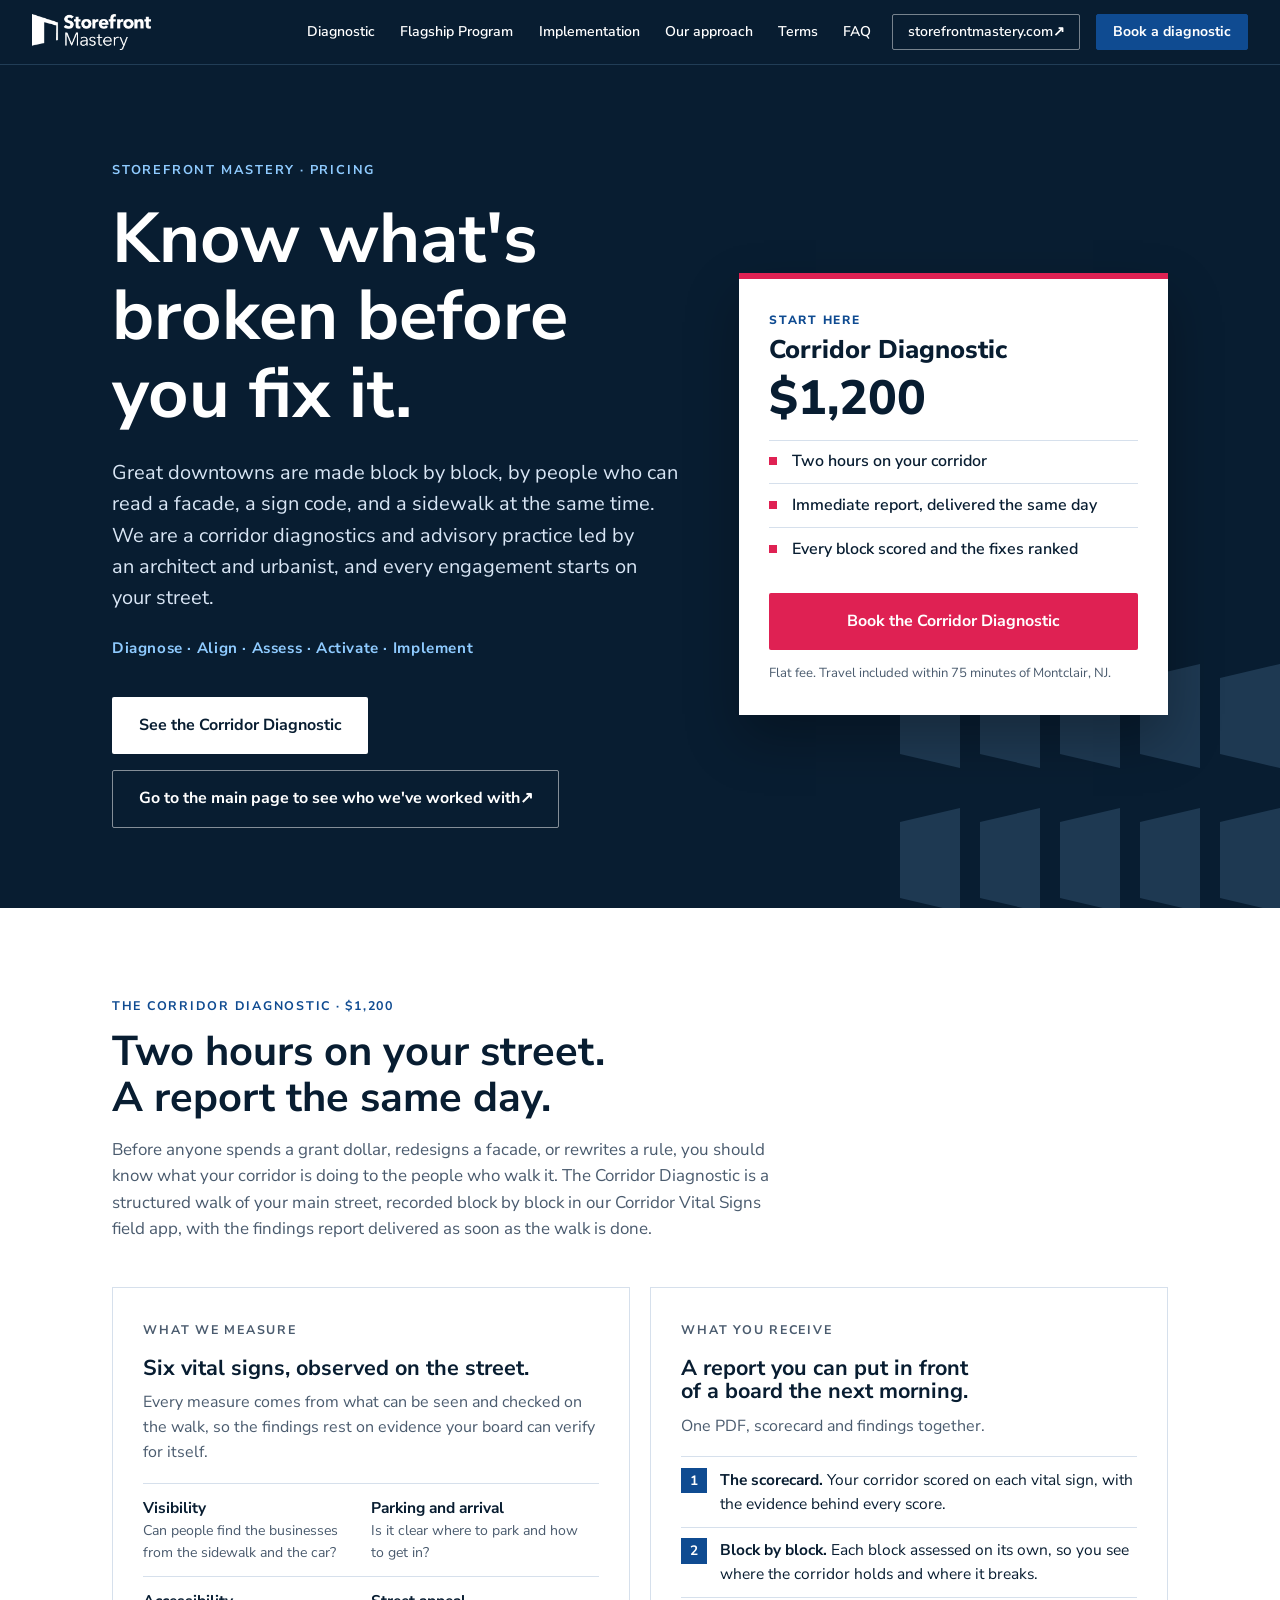
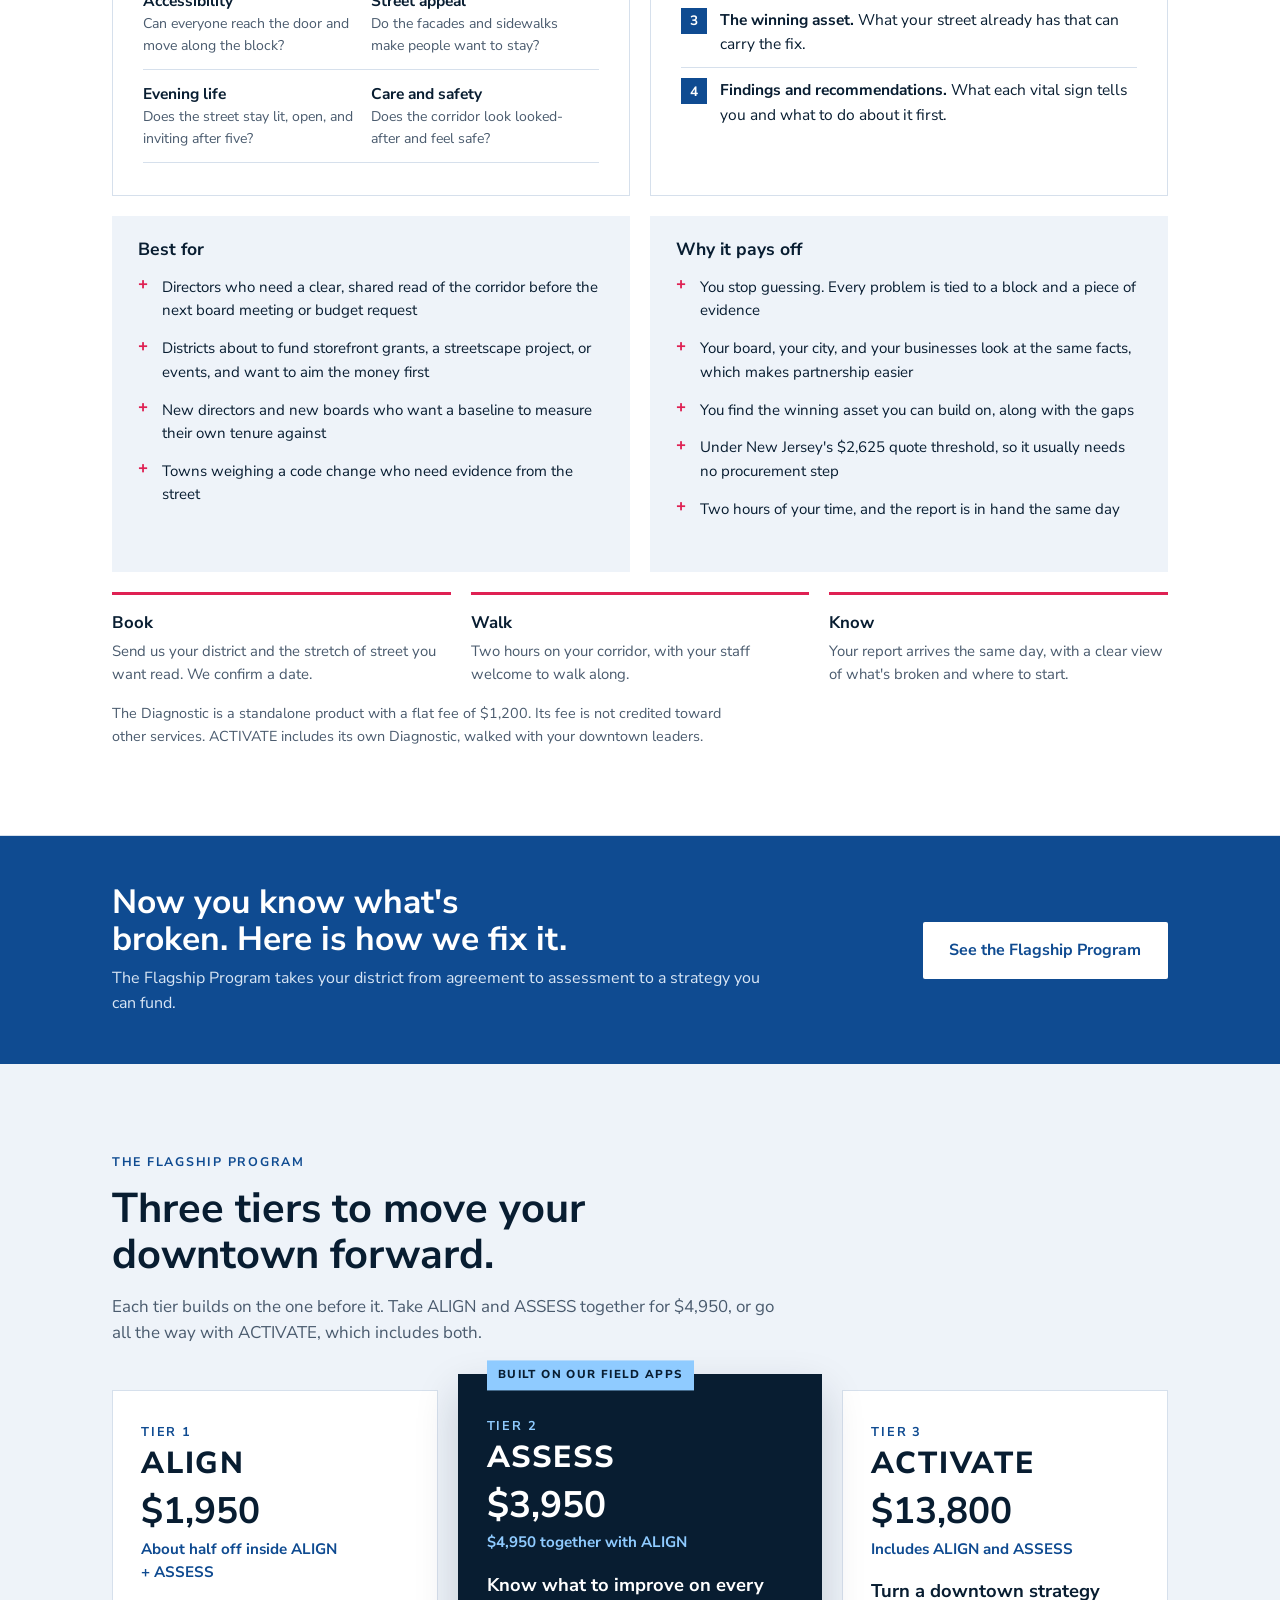
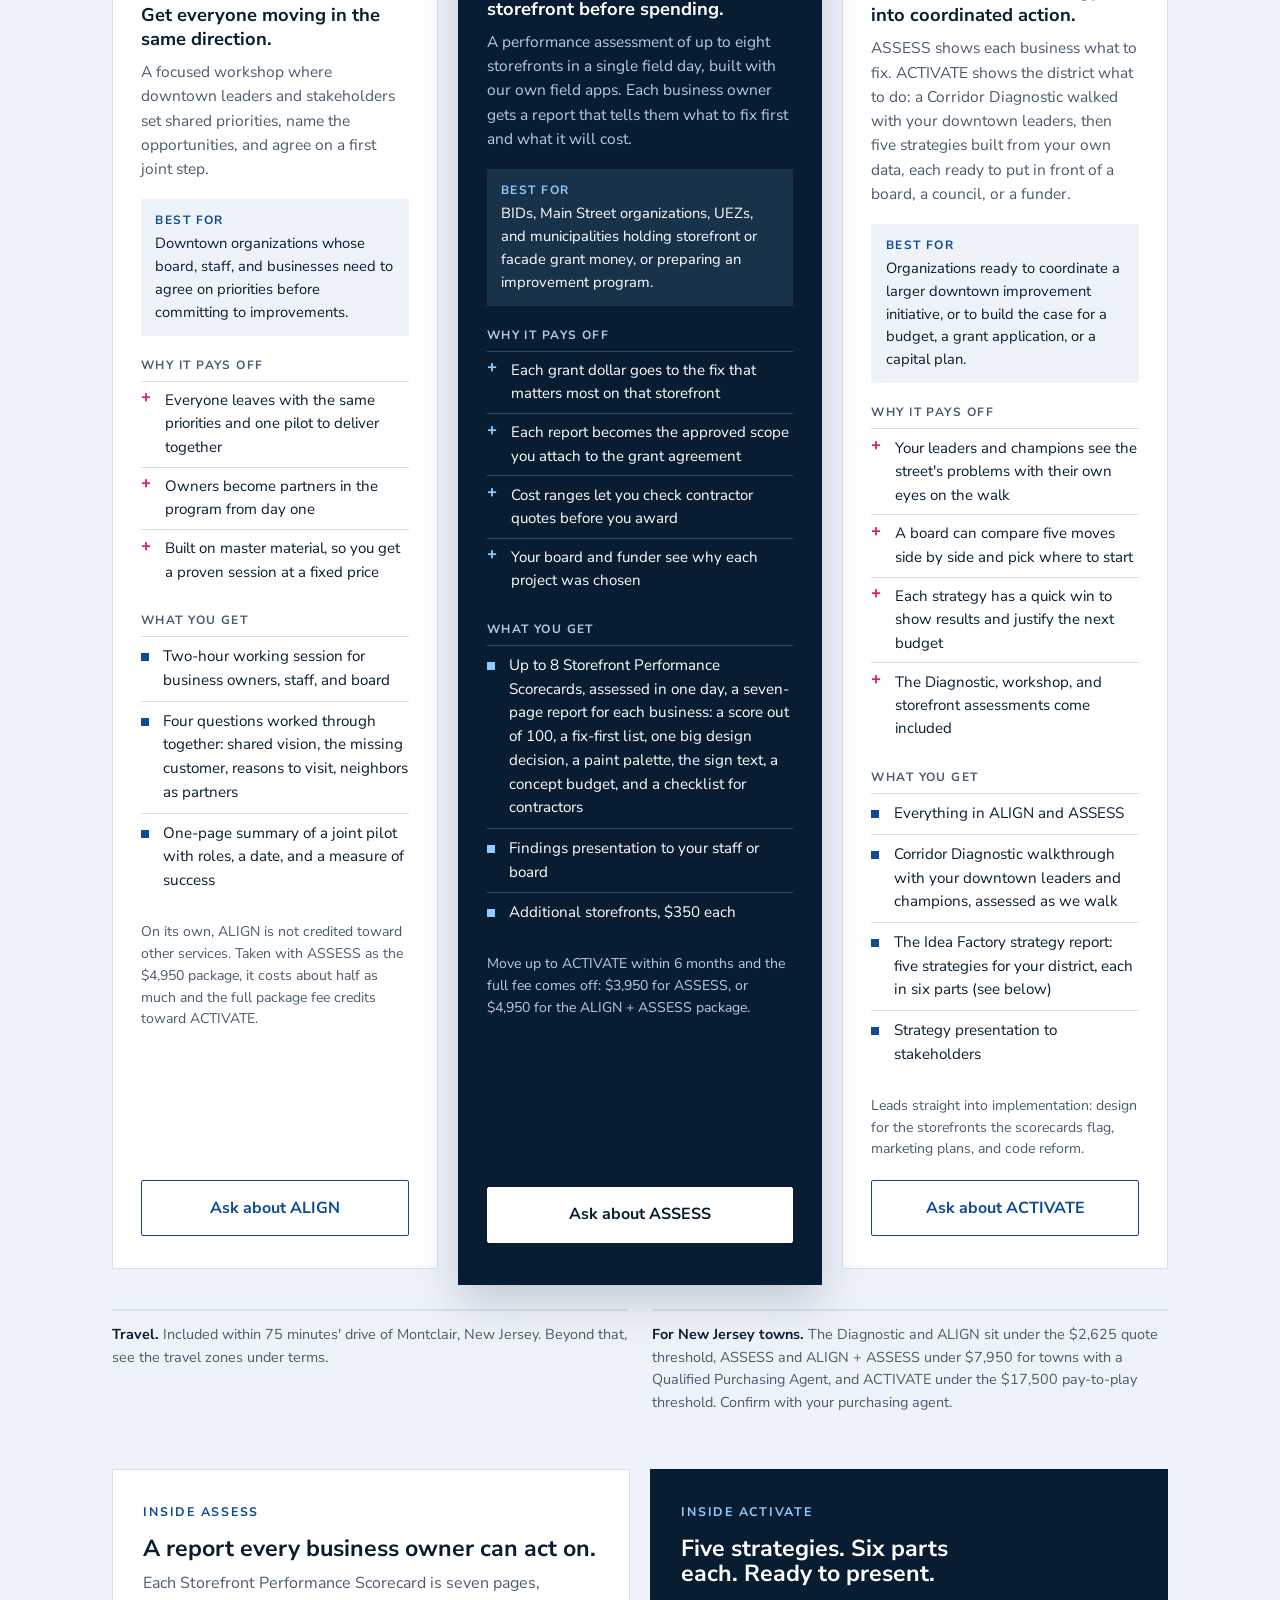
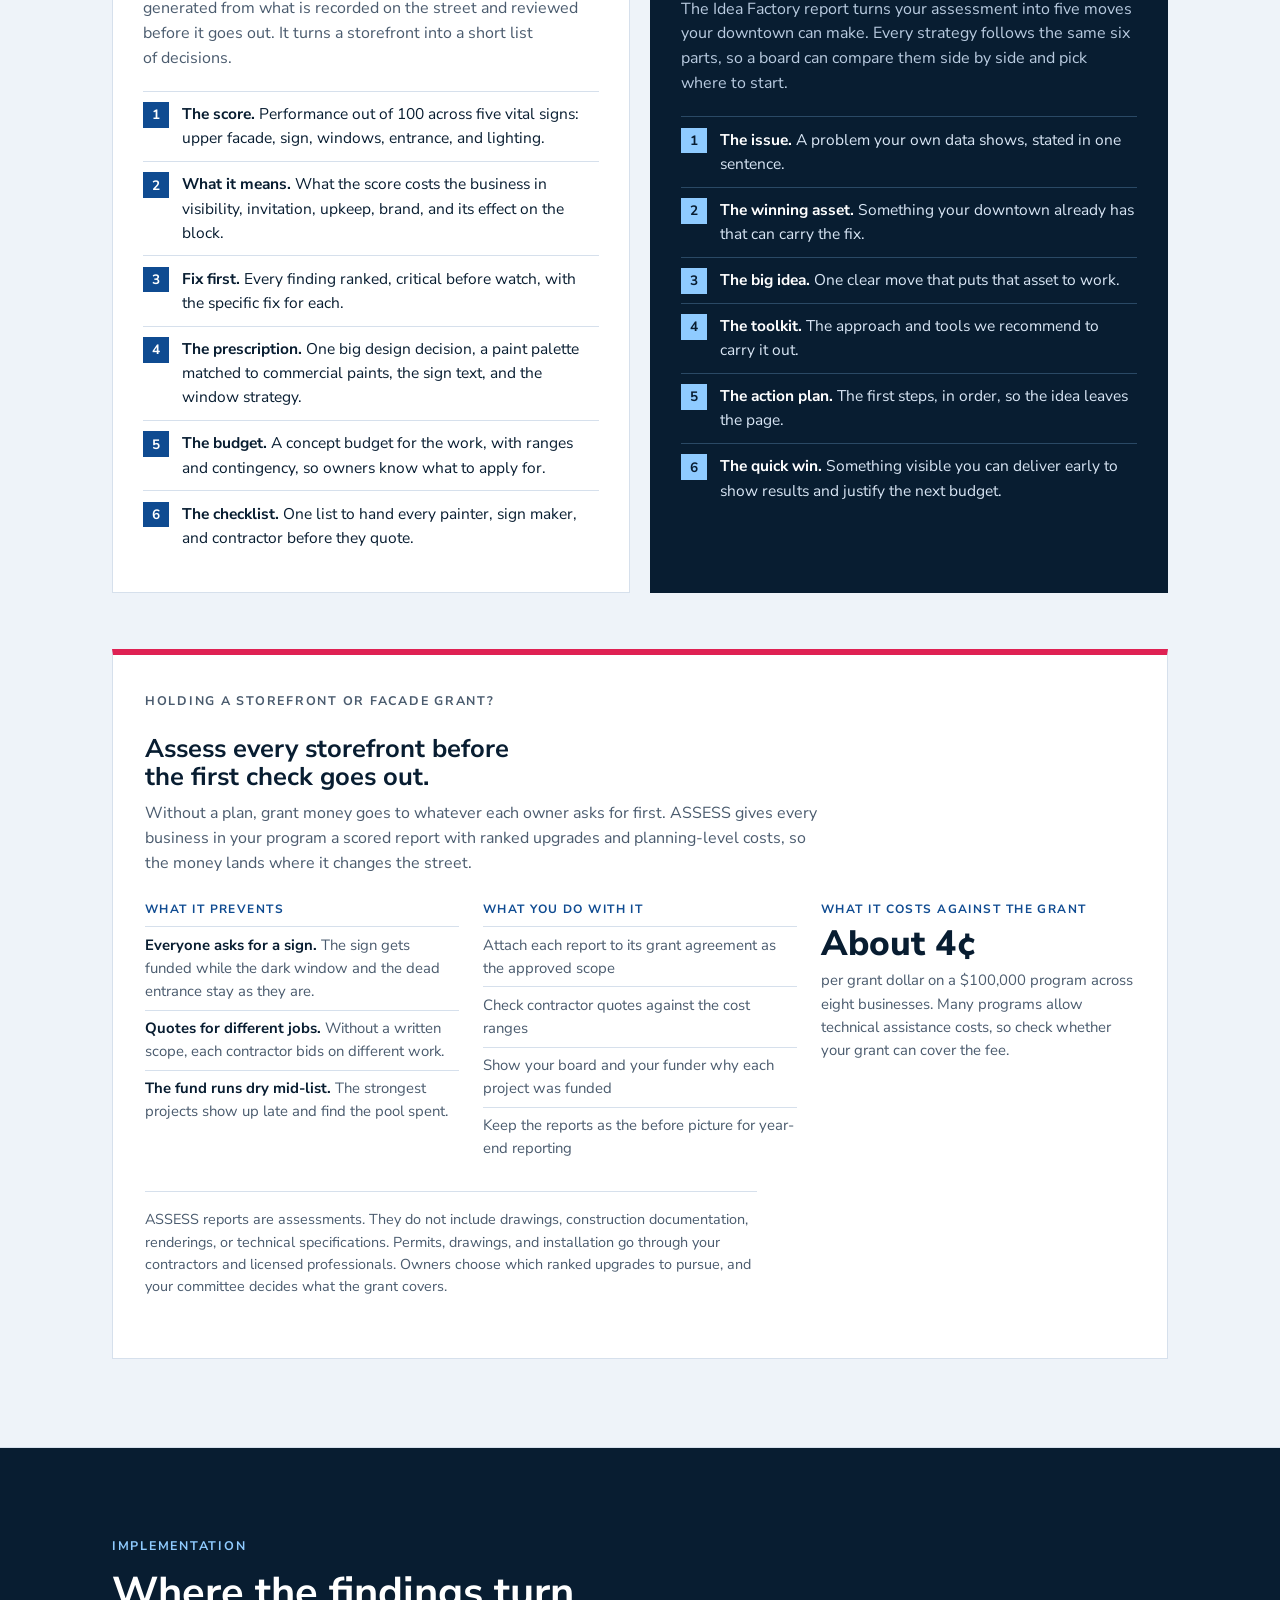
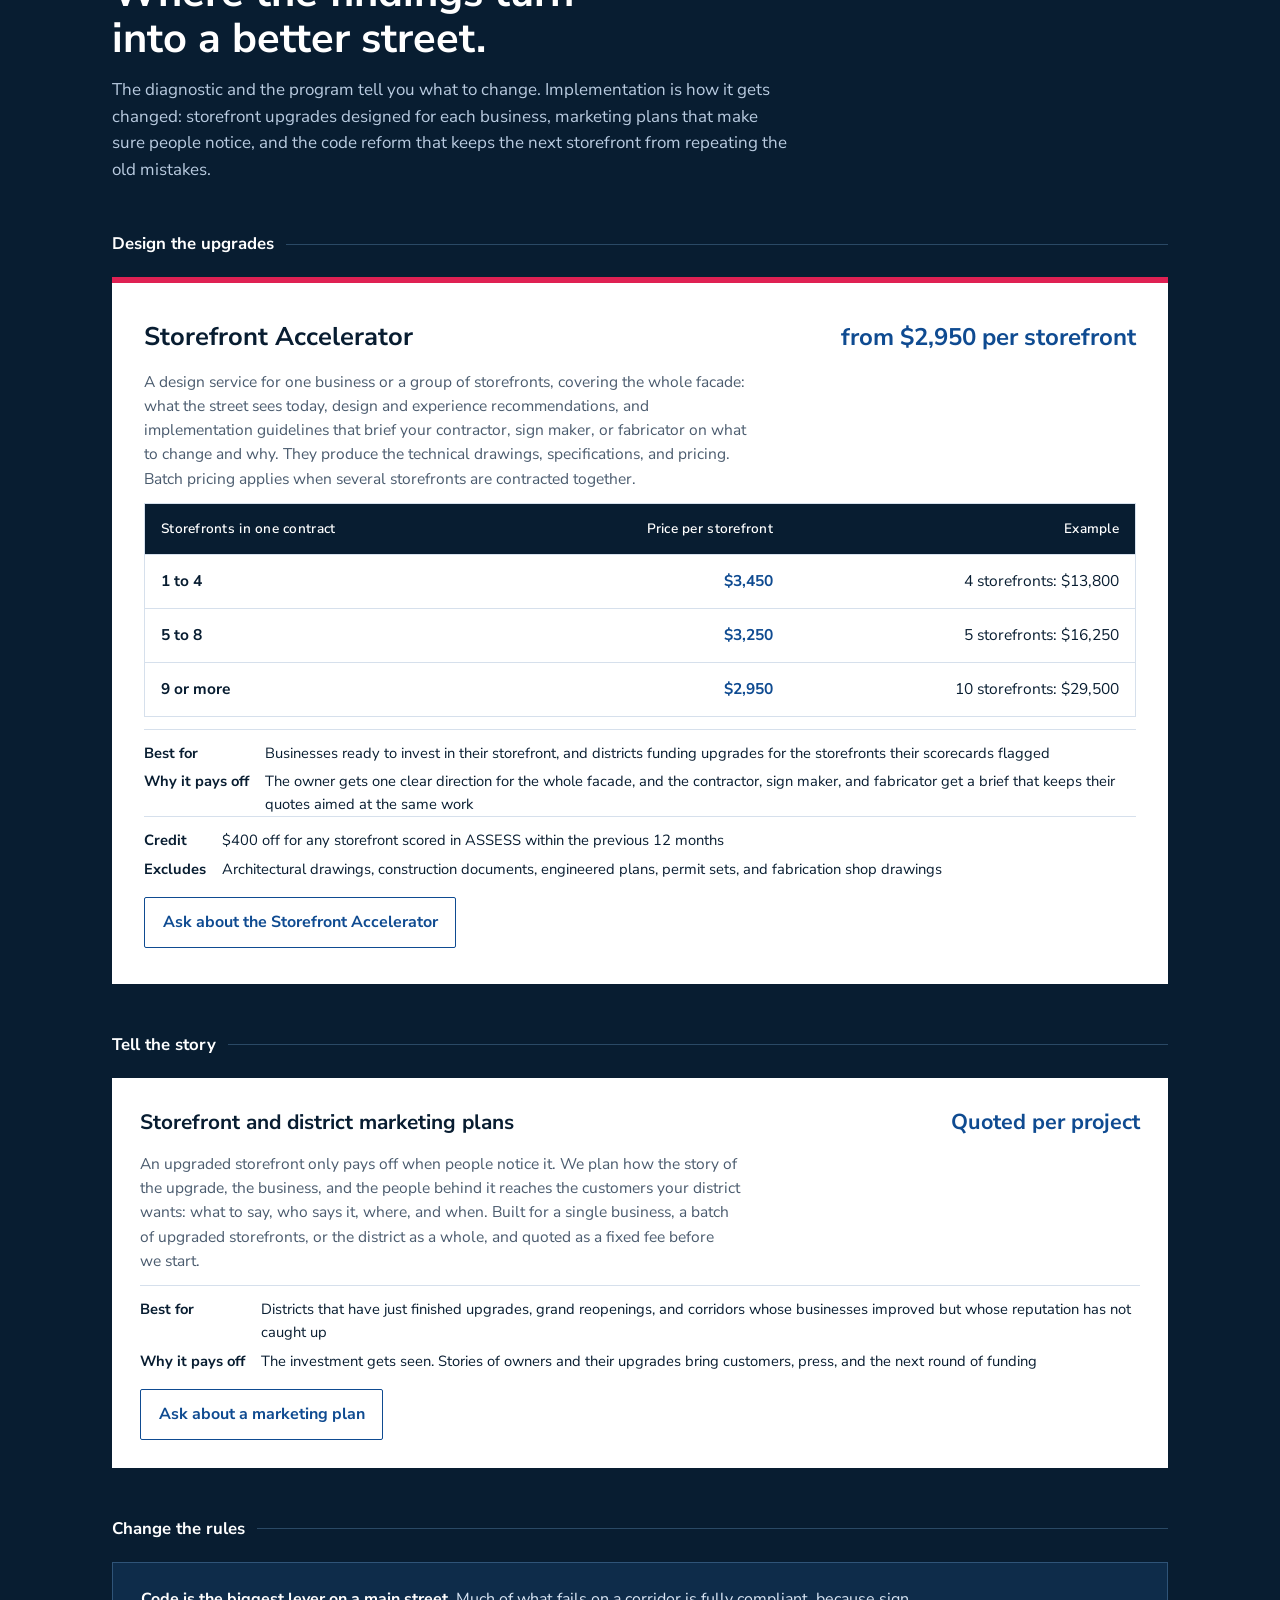
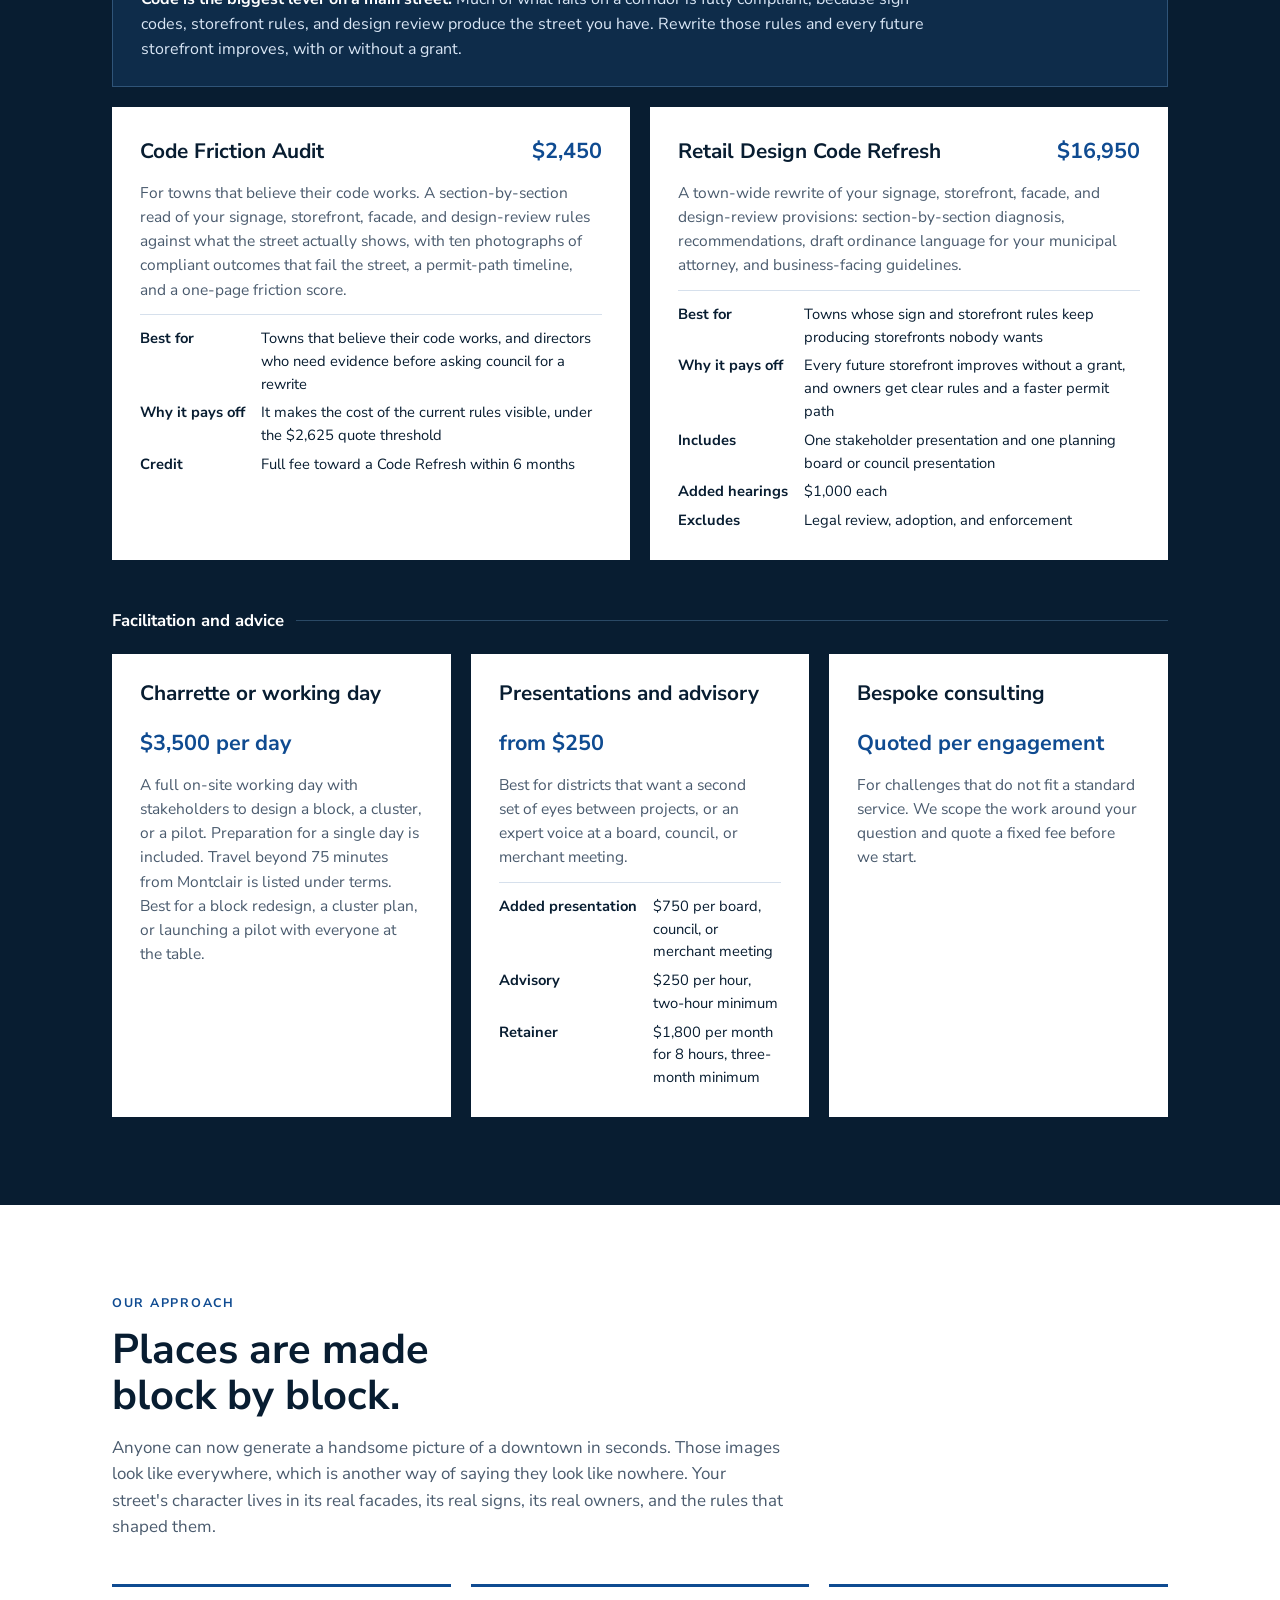
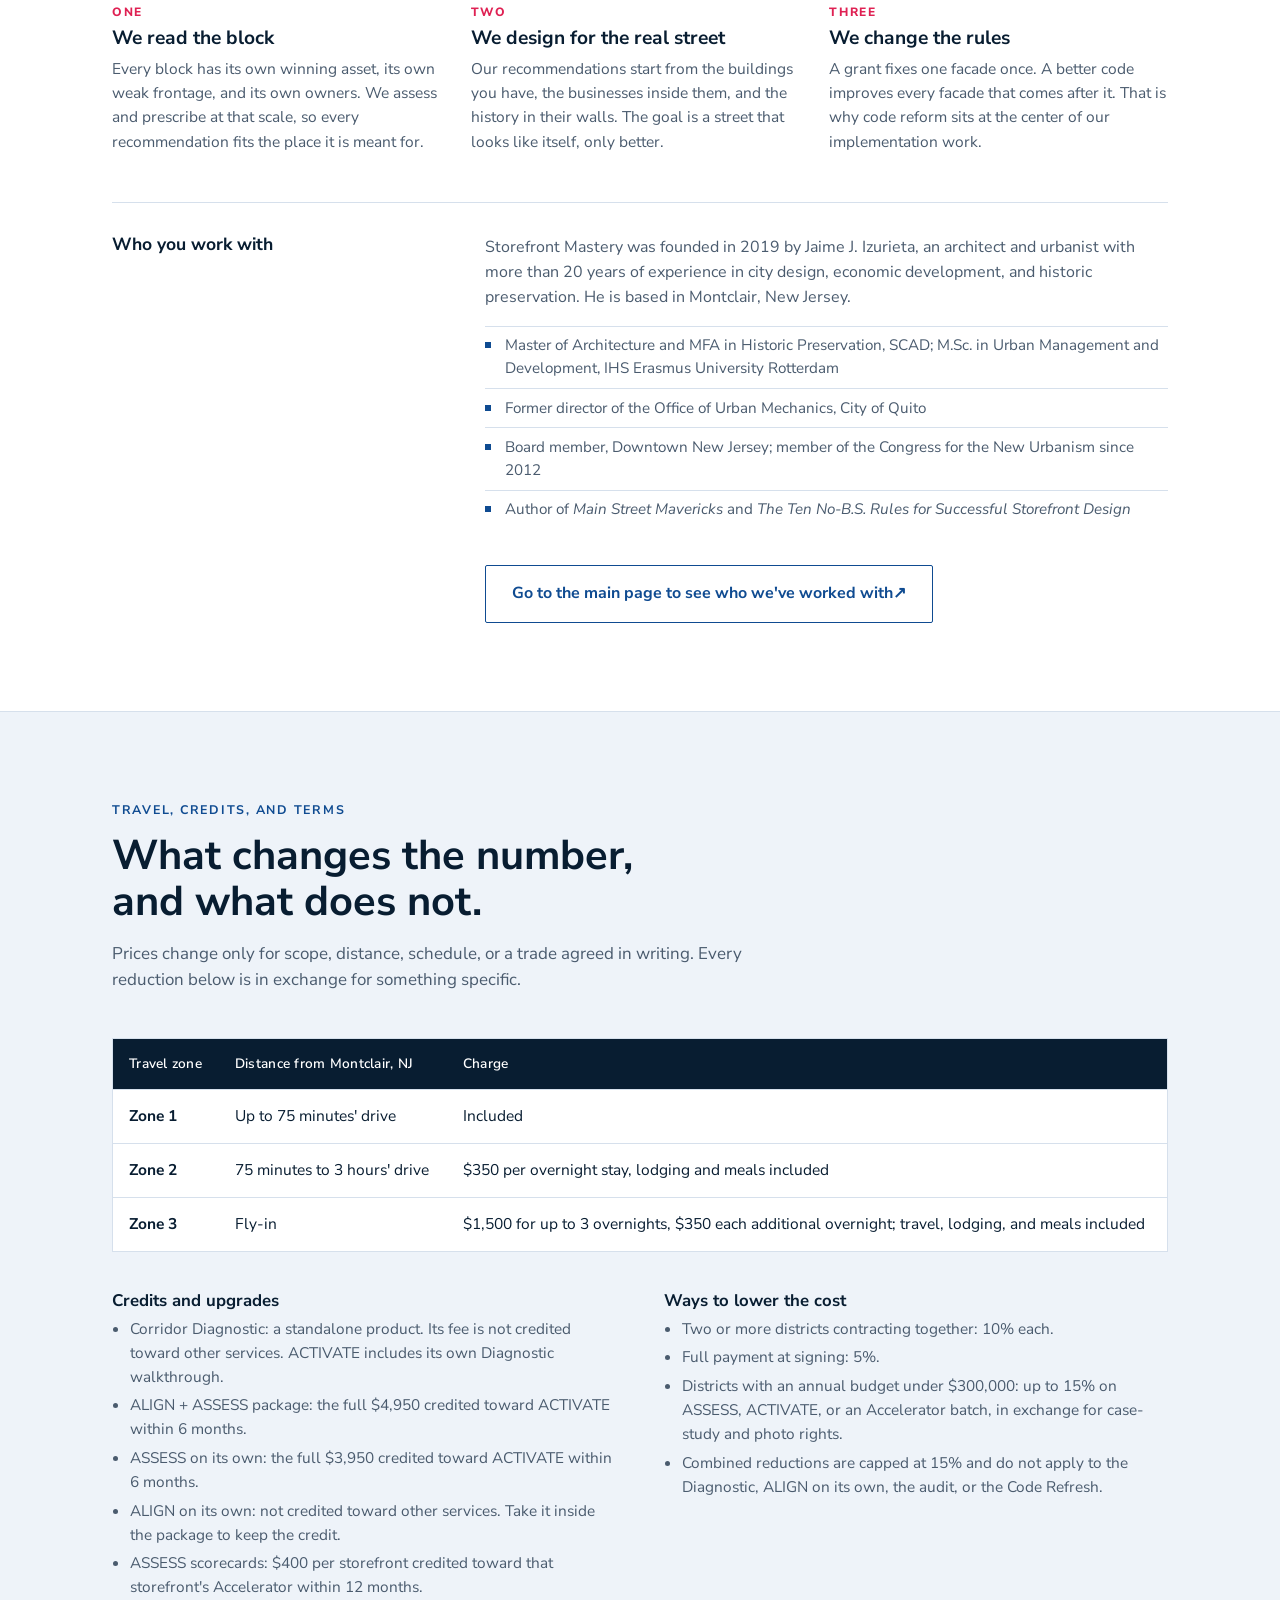
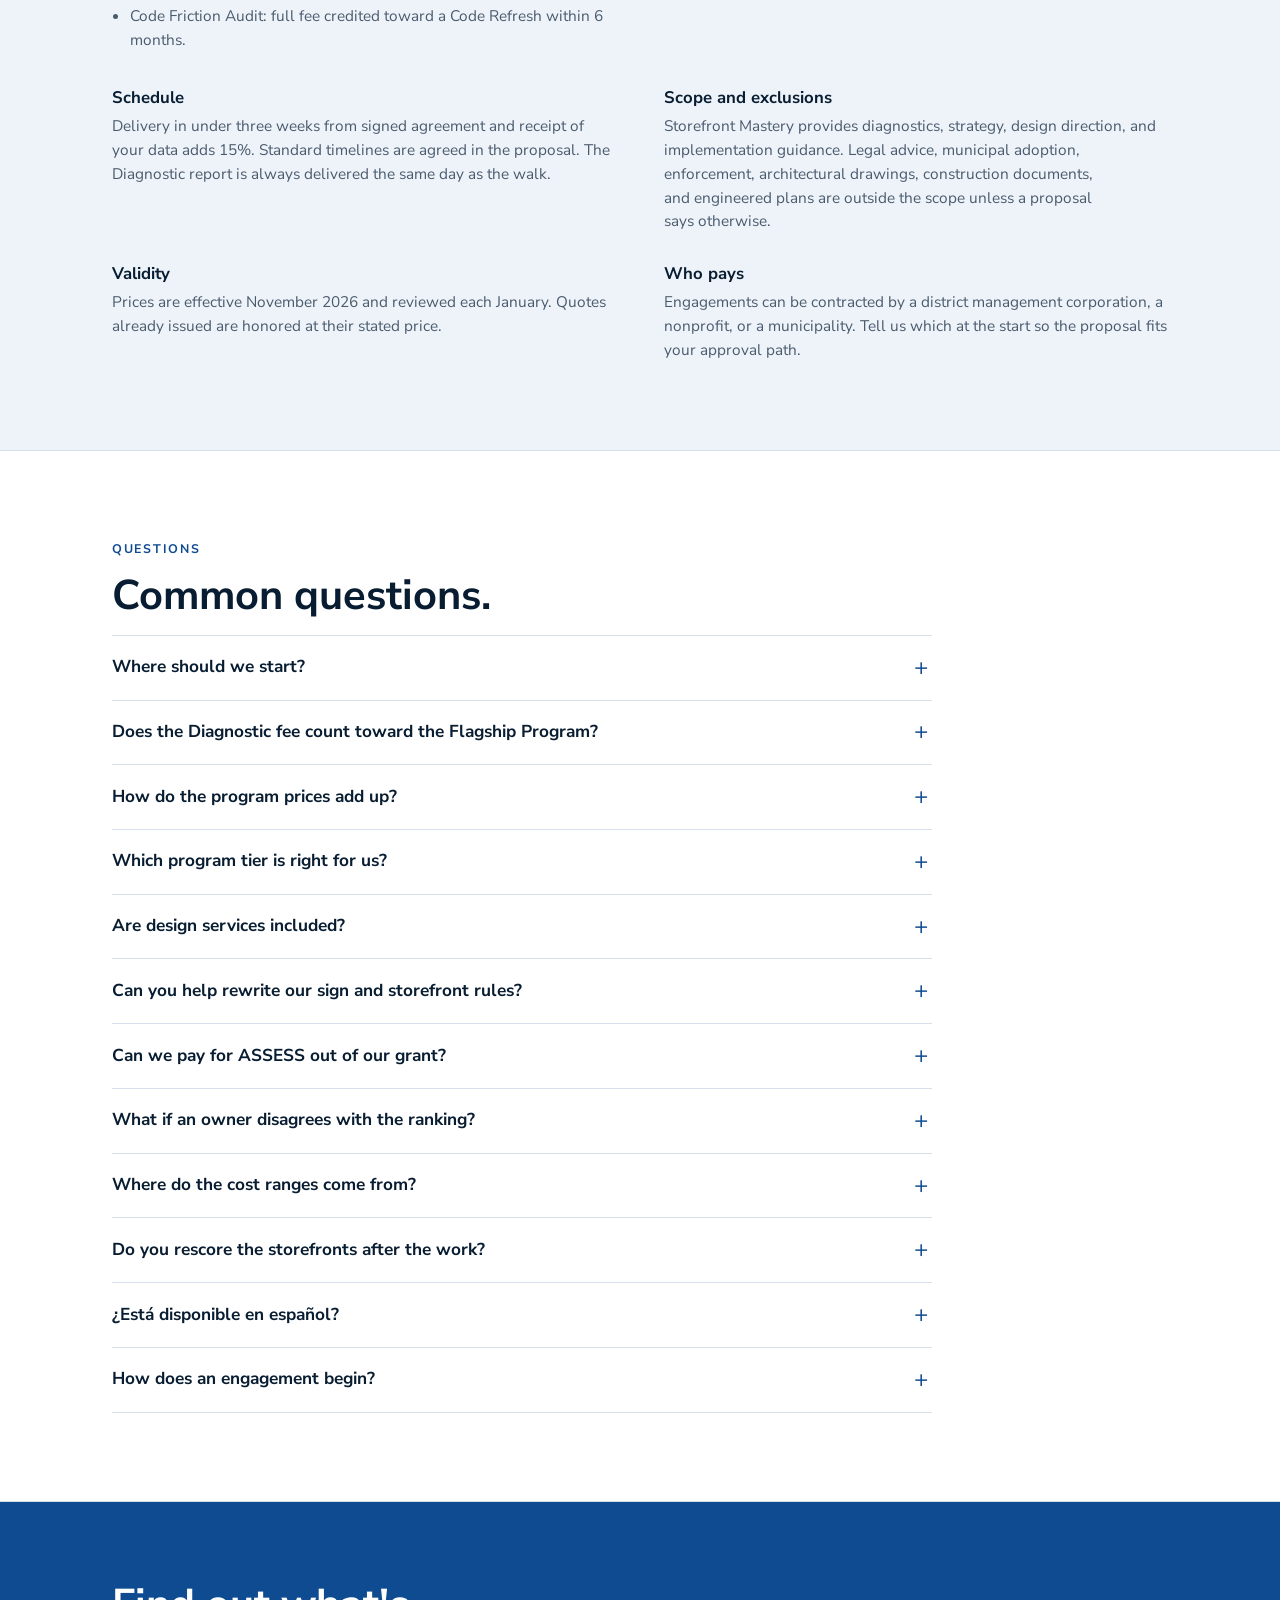
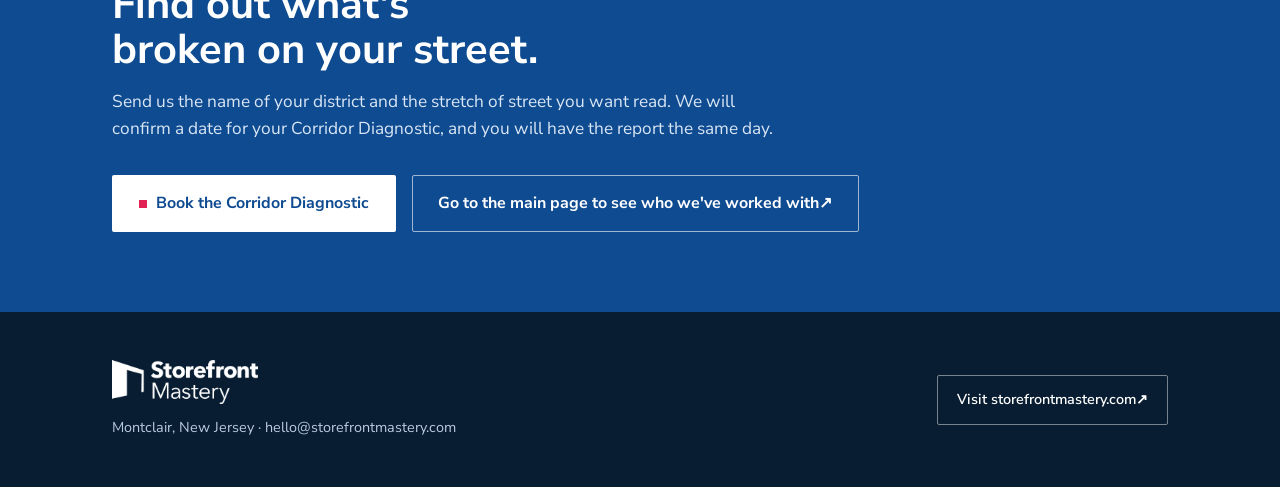
<file: index.html>
<!DOCTYPE html>
<html lang="en">
<head>
<meta charset="UTF-8">
<meta name="viewport" content="width=device-width, initial-scale=1.0">
<title>Pricing | Storefront Mastery</title>
<meta name="description" content="Start with the Storefront Mastery Corridor Diagnostic ($1,200): two hours on your corridor and a same-day report. Then the Flagship Program, ALIGN + ASSESS ($4,950) and ACTIVATE ($13,800), plus storefront design, marketing plans, and code reform.">
<link rel="preconnect" href="https://fonts.googleapis.com">
<link rel="preconnect" href="https://fonts.gstatic.com" crossorigin>
<link href="https://fonts.googleapis.com/css2?family=Nunito+Sans:opsz,wght@6..12,400;6..12,600;6..12,700;6..12,800&display=swap" rel="stylesheet">
<style>
*, *::before, *::after { box-sizing: border-box; margin: 0; padding: 0; }
:root {
  --blue: #0F4B91;
  --navy: #081D31;
  --navy-2: #0E2C4A;
  --window: #8FCBFF;
  --signal: #0089FF;
  --red: #DF2153;
  --mist: #EEF3F9;
  --white: #FFFFFF;
  --ink: #081D31;
  --muted: #4A5B6E;
  --rule: #D6E0EC;
  --font: "Avenir Next", "Avenir", "Nunito Sans", "Segoe UI", "Helvetica Neue", Arial, sans-serif;
}
html { scroll-behavior: smooth; }
body {
  font-family: var(--font);
  color: var(--ink);
  background: var(--white);
  font-size: 16px;
  line-height: 1.56;
  -webkit-font-smoothing: antialiased;
  font-variant-numeric: tabular-nums;
}
a { color: var(--blue); }
h1, h2, h3 { font-weight: 700; line-height: 1.1; text-wrap: balance; }
p { max-width: 68ch; text-wrap: pretty; }
.wrap { max-width: 1120px; margin: 0 auto; padding: 0 2rem; }

/* nav: inline when it fits, a menu button when it does not (measured by the script at the end of the page) */
header.top { position: sticky; top: 0; z-index: 20; background: var(--navy); border-bottom: 1px solid rgba(143,203,255,0.18); }
.top .wrap { display: flex; align-items: center; height: 64px; gap: 1rem; position: relative; max-width: 1360px; }
.logo { display: flex; align-items: center; flex: none; }
.logo img { height: 36px; width: auto; display: block; }
.menu { flex: 1 1 auto; min-width: 0; display: flex; justify-content: flex-end; align-items: center; gap: 0.25rem; font-size: 0.88rem; font-weight: 600; overflow: hidden; }
.menu a { color: #fff; text-decoration: none; display: inline-block; line-height: 1.2; padding: 0.55rem 0.6rem; border: 1px solid transparent; border-radius: 2px; white-space: nowrap; }
.menu a:hover { color: var(--window); }
.menu .site { border-color: rgba(255,255,255,0.45); padding-left: 0.9rem; padding-right: 0.9rem; margin-left: 0.4rem; }
.menu .site:hover { border-color: #fff; color: #fff; background: rgba(255,255,255,0.08); }
.nav-end { flex: none; display: flex; align-items: center; gap: 0.5rem; }
.top .cta { font-size: 0.88rem; font-weight: 700; color: #fff; text-decoration: none; white-space: nowrap; background: var(--blue); border: 1px solid var(--blue); border-radius: 2px; padding: 0.55rem 1rem; line-height: 1.2; }
.top .cta:hover { background: var(--signal); border-color: var(--signal); }
.top .cta .short { display: none; }
.burger { display: none; align-items: center; justify-content: center; gap: 0.45rem; height: 40px; padding: 0 0.8rem; background: transparent; color: #fff; border: 1px solid rgba(255,255,255,0.45); border-radius: 2px; font: inherit; font-size: 0.88rem; font-weight: 700; cursor: pointer; }
.burger:hover { border-color: #fff; }
.burger .bars { width: 16px; height: 12px; position: relative; display: inline-block; }
.burger .bars i { position: absolute; left: 0; right: 0; height: 2px; background: #fff; transition: transform 0.2s, opacity 0.2s, top 0.2s; }
.burger .bars i:nth-child(1) { top: 0; }
.burger .bars i:nth-child(2) { top: 5px; }
.burger .bars i:nth-child(3) { top: 10px; }
.top.open .burger .bars i:nth-child(1) { top: 5px; transform: rotate(45deg); }
.top.open .burger .bars i:nth-child(2) { opacity: 0; }
.top.open .burger .bars i:nth-child(3) { top: 5px; transform: rotate(-45deg); }
.top.compact .burger { display: inline-flex; }
.top.compact .nav-end { margin-left: auto; }
.top.compact .menu { display: none; position: absolute; top: 64px; left: 0; right: 0; flex-direction: column; align-items: stretch; gap: 0; background: var(--navy); border-top: 1px solid rgba(143,203,255,0.18); border-bottom: 1px solid rgba(143,203,255,0.18); padding: 0.5rem 1rem 1rem; box-shadow: 0 18px 30px rgba(0,0,0,0.25); font-size: 1rem; max-height: calc(100vh - 64px); overflow-y: auto; }
.top.compact.open .menu { display: flex; }
.top.compact .menu a { padding: 0.85rem 0.25rem; border: 0; border-bottom: 1px solid rgba(143,203,255,0.15); border-radius: 0; }
.top.compact .menu .site { margin: 0.75rem 0 0; border: 1px solid rgba(255,255,255,0.45); text-align: center; padding: 0.85rem; }
@media (max-width: 420px) {
  .top .cta .long { display: none; }
  .top .cta .short { display: inline; }
  .burger .burger-text { display: none; }
  .top .wrap { gap: 0.6rem; }
}

/* hero */
.hero { background: var(--navy); color: #fff; padding: 6rem 0 5rem; position: relative; overflow: hidden; }
.hero .kicker { color: var(--window); font-size: 0.8rem; font-weight: 700; letter-spacing: 0.14em; text-transform: uppercase; margin-bottom: 1.25rem; }
.hero h1 { font-size: clamp(2.4rem, 6vw, 4.4rem); max-width: 17ch; margin-bottom: 1.5rem; }
.hero .lede { font-size: 1.25rem; color: #D9E6F5; margin-bottom: 1.5rem; max-width: 56ch; }
.hero .services-line { font-size: 0.95rem; font-weight: 700; color: var(--window); letter-spacing: 0.04em; margin-bottom: 2.25rem; }
.hero .actions { display: flex; flex-wrap: wrap; gap: 1rem 1.5rem; align-items: center; }
.btn { display: inline-block; font-weight: 700; padding: 0.95rem 1.6rem; text-decoration: none; border-radius: 2px; border: 1px solid transparent; }
.btn-primary { background: #fff; color: var(--navy); }
.btn-primary:hover { background: var(--window); }
.hero .quiet { color: #fff; font-weight: 600; text-decoration: none; border-bottom: 1px solid rgba(255,255,255,0.4); padding-bottom: 2px; }
.hero .quiet:hover { border-color: #fff; }
.hero .doors { position: absolute; right: -40px; bottom: -30px; width: 420px; opacity: 0.16; pointer-events: none; }
.hero .prices { margin-top: 3.25rem; display: grid; grid-template-columns: repeat(3, minmax(0, 1fr)); max-width: 760px; border: 1px solid rgba(143,203,255,0.25); }
.hero .prices a { color: #fff; text-decoration: none; padding: 1rem 1.2rem; display: block; }
.hero .prices a + a { border-left: 1px solid rgba(143,203,255,0.25); }
.hero .prices a:hover { background: var(--navy-2); }
.hero .prices small { display: block; color: var(--window); font-size: 0.75rem; font-weight: 700; letter-spacing: 0.12em; text-transform: uppercase; margin-bottom: 0.2rem; }
.hero .prices strong { font-size: 1.35rem; font-weight: 700; }

/* sections */
section { padding: 5.5rem 0; border-bottom: 1px solid var(--rule); scroll-margin-top: 64px; }
section.mist { background: var(--mist); }
.label { color: var(--blue); font-size: 0.78rem; font-weight: 700; letter-spacing: 0.14em; text-transform: uppercase; margin-bottom: 0.9rem; }
h2 { font-size: clamp(1.8rem, 3.4vw, 2.6rem); margin-bottom: 1rem; max-width: 22ch; }
.sub { color: var(--muted); font-size: 1.06rem; margin-bottom: 2.75rem; }
h3 { font-size: 1.3rem; margin-bottom: 0.4rem; }
.note { color: var(--muted); font-size: 0.9rem; margin-top: 1rem; }

/* program cards */
.programs { display: grid; grid-template-columns: 1fr 1.12fr 1fr; gap: 1.25rem; align-items: stretch; }
.prog { background: #fff; border: 1px solid var(--rule); padding: 2rem 1.75rem; display: flex; flex-direction: column; }
.prog .num { font-size: 0.8rem; font-weight: 700; letter-spacing: 0.14em; text-transform: uppercase; color: var(--blue); margin-bottom: 0.3rem; }
.prog .name { font-size: 1.9rem; font-weight: 800; letter-spacing: 0.06em; line-height: 1; margin-bottom: 0.9rem; }
.prog .amt { font-size: 2.3rem; font-weight: 700; line-height: 1; margin-bottom: 1.1rem; }
.prog .outcome { font-size: 1.15rem; font-weight: 700; line-height: 1.3; margin-bottom: 0.6rem; }
.prog .desc { color: var(--muted); font-size: 0.97rem; margin-bottom: 1.1rem; }
.prog .best { font-size: 0.92rem; background: var(--mist); padding: 0.75rem 0.9rem; margin-bottom: 1.25rem; }
.prog .best b { display: block; font-size: 0.75rem; letter-spacing: 0.12em; text-transform: uppercase; color: var(--blue); margin-bottom: 0.15rem; }
.prog h4 { font-size: 0.75rem; letter-spacing: 0.12em; text-transform: uppercase; color: var(--muted); margin-bottom: 0.4rem; }
.prog ul { list-style: none; margin-bottom: 1.25rem; }
.prog li { padding: 0.5rem 0 0.5rem 1.4rem; border-top: 1px solid var(--rule); position: relative; font-size: 0.95rem; }
.prog li::before { content: ""; position: absolute; left: 0; top: 1rem; width: 8px; height: 8px; background: var(--blue); }
.prog .credit { color: var(--muted); font-size: 0.88rem; margin-bottom: 1.25rem; }
.prog .go { margin-top: auto; display: block; text-align: center; font-weight: 700; text-decoration: none; padding: 0.9rem 1rem; border: 1.5px solid var(--blue); color: var(--blue); border-radius: 2px; }
.prog .go:hover { background: var(--blue); color: #fff; }
.prog.feature { background: var(--navy); border-color: var(--navy); color: #fff; box-shadow: 0 18px 40px rgba(8,29,49,0.18); margin: -1rem 0; padding-top: 2.6rem; padding-bottom: 2.6rem; position: relative; }
.prog.feature .flag { position: absolute; top: 0; left: 1.75rem; transform: translateY(-50%); background: var(--window); color: var(--navy); font-size: 0.72rem; font-weight: 800; letter-spacing: 0.12em; text-transform: uppercase; padding: 0.35rem 0.7rem; }
.prog.feature .num { color: var(--window); }
.prog.feature .desc, .prog.feature .credit, .prog.feature h4 { color: #B9CBE0; }
.prog.feature .best { background: rgba(143,203,255,0.12); }
.prog.feature .best b { color: var(--window); }
.prog.feature li { border-color: rgba(143,203,255,0.25); }
.prog.feature li::before { background: var(--window); }
.prog.feature .go { background: #fff; color: var(--navy); border-color: #fff; }
.prog.feature .go:hover { background: var(--window); border-color: var(--window); }
.prog-notes { margin-top: 2.5rem; display: grid; grid-template-columns: repeat(2, 1fr); gap: 1.5rem; }
.prog-notes p { color: var(--muted); font-size: 0.9rem; border-top: 2px solid var(--rule); padding-top: 0.75rem; }
.prog-notes b { color: var(--ink); }

/* inside */
.inside { margin-top: 3.5rem; display: grid; grid-template-columns: 1fr 1fr; gap: 1.25rem; }
.inside-block { background: #fff; border: 1px solid var(--rule); padding: 2rem 1.9rem; }
.inside-block h3 { font-size: 1.45rem; margin-bottom: 0.6rem; }
.inside-block > p { color: var(--muted); margin-bottom: 1.25rem; }
.inside-block > p.label { color: var(--blue); margin-bottom: 0.9rem; }
.inside-block.dark { background: var(--navy); color: #fff; border-color: var(--navy); }
.inside-block.dark > p.label { color: var(--window); }
.inside-block.dark > p { color: #B9CBE0; }
.anatomy { list-style: none; counter-reset: a; }
.anatomy li { counter-increment: a; position: relative; padding: 0.65rem 0 0.65rem 2.4rem; border-top: 1px solid var(--rule); font-size: 0.97rem; }
.anatomy li::before { content: counter(a); position: absolute; left: 0; top: 0.65rem; width: 1.6rem; height: 1.6rem; display: grid; place-items: center; background: var(--blue); color: #fff; font-weight: 700; font-size: 0.85rem; }
.inside-block.dark .anatomy li { border-color: rgba(143,203,255,0.25); color: #D9E6F5; }
.inside-block.dark .anatomy li b { color: #fff; }
.inside-block.dark .anatomy li::before { background: var(--window); color: var(--navy); }

/* why */
.why { display: grid; grid-template-columns: repeat(5, 1fr); gap: 1.25rem; margin-bottom: 3rem; }
.why div { border-top: 3px solid var(--blue); padding-top: 1rem; }
.why h3 { font-size: 1.05rem; margin-bottom: 0.35rem; }
.why p { color: var(--muted); font-size: 0.93rem; }
.founder { display: grid; grid-template-columns: 1fr 2fr; gap: 2rem; border-top: 1px solid var(--rule); padding-top: 2rem; }
.founder h3 { font-size: 1.1rem; }
.founder p { color: var(--muted); }


/* faq */
.faq { max-width: 820px; }
.faq details { border-top: 1px solid var(--rule); }
.faq details:last-child { border-bottom: 1px solid var(--rule); }
.faq summary { cursor: pointer; list-style: none; padding: 1.15rem 2.5rem 1.15rem 0; font-weight: 700; font-size: 1.08rem; position: relative; }
.faq summary::-webkit-details-marker { display: none; }
.faq summary::after { content: "+"; position: absolute; right: 0.25rem; top: 50%; transform: translateY(-50%); font-size: 1.5rem; font-weight: 400; color: var(--blue); }
.faq details[open] summary::after { content: "–"; }
.faq .a { padding: 0 0 1.25rem; color: var(--muted); }
.faq .a p + p { margin-top: 0.6rem; }

/* tables */
.table-scroll { overflow-x: auto; -webkit-overflow-scrolling: touch; border: 1px solid var(--rule); background: #fff; }
table { width: 100%; border-collapse: collapse; font-size: 0.97rem; }
th, td { text-align: left; padding: 0.9rem 1rem; border-bottom: 1px solid var(--rule); vertical-align: top; }
thead th { background: var(--navy); color: #fff; font-weight: 600; font-size: 0.85rem; letter-spacing: 0.02em; }
tbody tr:last-child td, tbody tr:last-child th { border-bottom: 0; }
td.num, th.num { text-align: right; white-space: nowrap; }
td.price { font-weight: 700; color: var(--blue); }
tbody th { font-weight: 700; }

/* service cards */
.services { display: grid; grid-template-columns: repeat(2, 1fr); gap: 1.25rem; }
.svc { background: #fff; border: 1px solid var(--rule); padding: 1.75rem; min-width: 0; }
.svc header { display: flex; justify-content: space-between; align-items: baseline; gap: 1rem; margin-bottom: 0.75rem; flex-wrap: wrap; }
.svc .p { font-size: 1.35rem; font-weight: 700; color: var(--blue); white-space: nowrap; }
.svc p { color: var(--muted); font-size: 0.97rem; margin-bottom: 0.75rem; }
.svc dl { display: grid; grid-template-columns: auto 1fr; gap: 0.35rem 1rem; font-size: 0.92rem; border-top: 1px solid var(--rule); padding-top: 0.75rem; }
.svc dt { font-weight: 700; }
.svc.wide { grid-column: 1 / -1; }
.group { max-width: none; margin: 3rem 0 1.25rem; font-size: 1.05rem; font-weight: 700; display: flex; align-items: center; gap: 0.75rem; }
.group::after { content: ""; flex: 1; height: 1px; background: var(--rule); }
.group:first-of-type { margin-top: 0; }

/* terms */
.terms { display: grid; grid-template-columns: repeat(2, 1fr); gap: 2rem 3rem; }
.terms h3 { font-size: 1.05rem; margin-bottom: 0.4rem; }
.terms p { color: var(--muted); font-size: 0.96rem; }
.terms ul { color: var(--muted); font-size: 0.96rem; padding-left: 1.1rem; }
.terms li { margin-bottom: 0.3rem; }

/* closing */
.closing { background: var(--blue); color: #fff; padding: 5rem 0; border: 0; }
.closing h2 { color: #fff; }
.closing p { color: #D9E6F5; font-size: 1.08rem; margin-bottom: 2rem; }
.closing .btn { background: #fff; color: var(--blue); }
.closing .btn:hover { background: var(--navy); color: #fff; }
.closing .btn .dot { display: inline-block; width: 8px; height: 8px; background: var(--red); margin-right: 0.6rem; vertical-align: middle; }
body > footer { background: var(--navy); color: #B9CBE0; padding: 3rem 0; font-size: 0.9rem; }
body > footer .wrap { display: flex; justify-content: space-between; align-items: center; gap: 1.5rem; flex-wrap: wrap; }
body > footer img { height: 44px; width: auto; display: block; margin-bottom: 0.75rem; }
body > footer a { color: #fff; font-weight: 600; text-decoration: none; }
body > footer .sitebtn { border: 1px solid rgba(255,255,255,0.45); padding: 0.8rem 1.2rem; border-radius: 2px; display: inline-block; }
body > footer .sitebtn:hover { border-color: #fff; background: rgba(255,255,255,0.08); }

@media (max-width: 1080px) {
  .why { grid-template-columns: repeat(3, 1fr); }
}
@media (max-width: 640px) {
  .svc .p { white-space: normal; }
  .table-scroll { overflow: visible; border: 0; background: transparent; }
  table, tbody, tr, th, td { display: block; width: 100%; }
  thead { display: none; }
  tbody tr { background: #fff; border: 1px solid var(--rule); margin-bottom: 0.6rem; padding: 0.4rem 0; }
  tbody th { padding: 0.5rem 0.9rem 0.3rem; border: 0; font-size: 1rem; }
  tbody td, td.num { display: flex; justify-content: space-between; gap: 1rem; text-align: right; padding: 0.35rem 0.9rem; border: 0; }
  tbody td::before { content: attr(data-label); text-align: left; color: var(--muted); font-weight: 400; font-size: 0.85rem; flex: none; max-width: 45%; }
  .hero .prices { grid-template-columns: 1fr; }
  .hero .prices a + a { border-left: 0; border-top: 1px solid rgba(143,203,255,0.25); }
  .why { grid-template-columns: 1fr; }
}
@media (max-width: 900px) {
  .wrap { padding: 0 1rem; }
  .programs, .services, .terms, .proof, .prog-notes, .founder, .inside { grid-template-columns: 1fr; }
  .inside-block { padding: 1.5rem 1.25rem; }
  .prog.feature { margin: 1rem 0; }
  .prog, .svc { padding: 1.5rem 1.25rem; }
  .prog.feature { padding-top: 2.25rem; padding-bottom: 2rem; }
  .logo img { height: 30px; }
  section { padding: 3.75rem 0; }
  .hero { padding: 3.75rem 0 3.25rem; }
  .hero .doors { width: 260px; }
  blockquote.quote { padding: 1.75rem 1.5rem; }
  blockquote.quote p { font-size: 1.12rem; }
}
@media print {
  header.top, .hero .doors { display: none; }
  .hero, .closing, .prog.feature, blockquote.quote { background: #fff; color: var(--ink); }
}

/* v2.1 additions */
.hero .grid { display: grid; grid-template-columns: 1.35fr 1fr; gap: 3rem; align-items: center; position: relative; z-index: 1; }
.dx-card { background: #fff; color: var(--navy); padding: 2rem 1.9rem; border-top: 6px solid var(--red); box-shadow: 0 24px 50px rgba(0,0,0,0.28); }
.dx-card .tag { font-size: 0.75rem; font-weight: 800; letter-spacing: 0.14em; text-transform: uppercase; color: var(--blue); margin-bottom: 0.4rem; }
.dx-card .name { font-size: 1.6rem; font-weight: 800; line-height: 1.1; margin-bottom: 0.6rem; }
.dx-card .amt { font-size: 3rem; font-weight: 800; line-height: 1; margin-bottom: 1.1rem; }
.dx-card ul { list-style: none; margin-bottom: 1.4rem; }
.dx-card li { padding: 0.55rem 0 0.55rem 1.4rem; border-top: 1px solid var(--rule); position: relative; font-weight: 600; }
.dx-card li::before { content: ""; position: absolute; left: 0; top: 1.05rem; width: 8px; height: 8px; background: var(--red); }
.btn-red { background: var(--red); color: #fff; display: block; text-align: center; }
.btn-red:hover { background: var(--navy); }
.dx-card .fine { font-size: 0.82rem; color: var(--muted); margin-top: 0.8rem; }

.btn-outline { border: 1.5px solid var(--blue); color: var(--blue); background: transparent; }
.btn-outline:hover { background: var(--blue); color: #fff; }
.btn-ghost { border: 1px solid rgba(255,255,255,0.5); color: #fff; }
.btn-ghost:hover { border-color: #fff; background: rgba(255,255,255,0.08); }
.btn-row { display: flex; flex-wrap: wrap; gap: 1rem; margin-top: 2.25rem; }

/* diagnostic section */
.dx { display: grid; grid-template-columns: 1fr 1fr; gap: 1.25rem; }
.dx-block { background: #fff; border: 1px solid var(--rule); padding: 2rem 1.9rem; }
.dx-block h3 { font-size: 1.35rem; margin-bottom: 0.6rem; }
.dx-block > p { color: var(--muted); margin-bottom: 1.1rem; }
.signs { display: grid; grid-template-columns: repeat(2, 1fr); gap: 0; border-top: 1px solid var(--rule); }
.signs div { padding: 0.75rem 0.5rem 0.75rem 0; border-bottom: 1px solid var(--rule); font-weight: 700; font-size: 0.97rem; }
.signs div span { display: block; font-weight: 400; color: var(--muted); font-size: 0.88rem; }
.steps { display: grid; grid-template-columns: repeat(3, 1fr); gap: 1.25rem; margin-top: 1.25rem; }
.steps div { border-top: 3px solid var(--red); padding-top: 0.9rem; }
.steps b { display: block; font-size: 1.05rem; margin-bottom: 0.25rem; }
.steps p { color: var(--muted); font-size: 0.93rem; }

/* bridge into the program */
.bridge { background: var(--blue); color: #fff; padding: 3rem 0; border: 0; }
.bridge .wrap { display: flex; justify-content: space-between; align-items: center; gap: 2rem; flex-wrap: wrap; }
.bridge h2 { color: #fff; margin: 0; max-width: 26ch; font-size: clamp(1.5rem, 2.8vw, 2.1rem); }
.bridge p { color: #D9E6F5; margin-top: 0.5rem; }
.bridge .btn { background: #fff; color: var(--blue); }
.bridge .btn:hover { background: var(--navy); color: #fff; }
.prog .alt { font-size: 0.95rem; font-weight: 700; margin: -0.6rem 0 1.1rem; color: var(--blue); }
.prog.feature .alt { color: var(--window); }

/* approach */
.approach { display: grid; grid-template-columns: repeat(3, 1fr); gap: 1.25rem; margin-bottom: 3rem; }
.approach div { border-top: 3px solid var(--blue); padding-top: 1rem; }
.approach .n { font-size: 0.75rem; font-weight: 800; letter-spacing: 0.14em; text-transform: uppercase; color: var(--red); margin-bottom: 0.35rem; }
.approach h3 { font-size: 1.2rem; margin-bottom: 0.5rem; }
.approach p { color: var(--muted); font-size: 0.97rem; }
.creds { list-style: none; margin-top: 1rem; }
.creds li { padding: 0.45rem 0 0.45rem 1.2rem; border-top: 1px solid var(--rule); position: relative; color: var(--muted); font-size: 0.95rem; }
.creds li::before { content: ""; position: absolute; left: 0; top: 0.95rem; width: 6px; height: 6px; background: var(--blue); }

/* implementation, the prominent services section */
section.impl { background: var(--navy); color: #fff; border: 0; }
.impl .label { color: var(--window); }
.impl h2 { color: #fff; }
.impl .sub { color: #B9CBE0; }
.impl .group { color: #fff; }
.impl .group::after { background: rgba(143,203,255,0.25); }
.impl .svc { border: 0; color: var(--ink); }
.impl .svc.hero-svc { border-top: 6px solid var(--red); padding: 2.25rem 2rem; }
.impl .svc.hero-svc h3 { font-size: 1.6rem; }
.impl .svc.hero-svc .p { font-size: 1.5rem; }
.impl .lever { background: var(--navy-2); border: 1px solid rgba(143,203,255,0.25); padding: 1.5rem 1.75rem; margin-bottom: 1.25rem; }
.impl .lever p { color: #D9E6F5; max-width: 80ch; }
.impl .lever b { color: #fff; }
.svc ul.inc { list-style: none; margin: 0 0 0.9rem; }
.svc ul.inc li { padding: 0.4rem 0 0.4rem 1.2rem; border-top: 1px solid var(--rule); position: relative; font-size: 0.94rem; }
.svc ul.inc li::before { content: ""; position: absolute; left: 0; top: 0.9rem; width: 6px; height: 6px; background: var(--blue); }
.svc .go { display: inline-block; margin-top: 1rem; font-weight: 700; text-decoration: none; padding: 0.75rem 1.1rem; border: 1.5px solid var(--blue); color: var(--blue); border-radius: 2px; }
.svc .go:hover { background: var(--blue); color: #fff; }
.services.three { grid-template-columns: repeat(3, 1fr); }

@media (max-width: 900px) {
  .hero .grid, .dx, .steps, .approach, .services.three { grid-template-columns: 1fr; }
  .dx-block { padding: 1.5rem 1.25rem; }
  .dx-card { padding: 1.6rem 1.3rem; }
  .impl .svc.hero-svc { padding: 1.6rem 1.25rem; }
}
@media (max-width: 640px) {
  .signs { grid-template-columns: 1fr; }
  .btn-row .btn { width: 100%; text-align: center; }
}

.closing .btn.btn-ghost { background: transparent; color: #fff; border: 1px solid rgba(255,255,255,0.6); }
.closing .btn.btn-ghost:hover { background: rgba(255,255,255,0.1); }

/* v2.2b: situations, benefits, grant block */
.gains { list-style: none; margin: 0 0 1.25rem; }
.gains li { padding: 0.45rem 0 0.45rem 1.5rem; position: relative; font-size: 0.94rem; }
.gains li::before { content: "+"; position: absolute; left: 0; top: 0.35rem; font-weight: 800; color: var(--red); font-size: 1.05rem; }
.gains li::before, .prog ul.gains li::before { content: "+"; width: auto; height: auto; background: none; left: 0; top: 0.35rem; font-weight: 800; color: var(--red); font-size: 1.05rem; line-height: 1.2; }
.prog.feature ul.gains li::before { color: var(--window); background: none; }
.dx-uses { display: grid; grid-template-columns: 1fr 1fr; gap: 1.25rem; margin-top: 1.25rem; }
.dx-uses > div { background: var(--mist); padding: 1.5rem 1.6rem; }
.dx-uses h3 { font-size: 1.1rem; margin-bottom: 0.6rem; }
.grant { margin-top: 3.5rem; background: #fff; border: 1px solid var(--rule); border-top: 6px solid var(--red); padding: 2.25rem 2rem; }
.grant h3 { font-size: 1.6rem; margin-bottom: 0.6rem; max-width: 30ch; }
.grant > p { color: var(--muted); margin-bottom: 1.5rem; }
.grant .cols { display: grid; grid-template-columns: repeat(3, 1fr); gap: 1.5rem; }
.grant h4 { font-size: 0.75rem; letter-spacing: 0.12em; text-transform: uppercase; color: var(--blue); margin-bottom: 0.5rem; }
.grant .cols p, .grant .cols li { color: var(--muted); font-size: 0.93rem; }
.grant .cols ul { list-style: none; }
.grant .cols li { padding: 0.4rem 0; border-top: 1px solid var(--rule); }
.grant .cols li b { color: var(--ink); }
.grant .cols p.math { font-size: 2.2rem; font-weight: 800; color: var(--navy); line-height: 1; margin: 0.25rem 0 0.5rem; }
.grant .scope { margin-top: 1.5rem; font-size: 0.9rem; color: var(--muted); border-top: 1px solid var(--rule); padding-top: 1rem; }
.svc dl.uses { margin-top: 0.25rem; }
.impl .lever .gains li { color: #D9E6F5; }
@media (max-width: 900px) {
  .dx-uses, .grant .cols { grid-template-columns: 1fr; }
  .grant { padding: 1.6rem 1.25rem; }
}
</style>
</head>
<body>

<header class="top" id="top-bar">
  <div class="wrap">
    <a class="logo" href="https://storefrontmastery.com" title="Go to storefrontmastery.com"><img src="storefront-mastery-logo-white.png" alt="Storefront Mastery home" width="119" height="36"></a>
    <nav class="menu" id="site-menu" aria-label="Page sections">
      <a href="#diagnostic">Diagnostic</a>
      <a href="#programs">Flagship Program</a>
      <a href="#implementation">Implementation</a>
      <a href="#approach">Our approach</a>
      <a href="#terms">Terms</a>
      <a href="#faq">FAQ</a>
      <a class="site" href="https://storefrontmastery.com">storefrontmastery.com<span class="arrow" aria-hidden="true">↗</span></a>
    </nav>
    <div class="nav-end">
      <a class="cta" href="mailto:hello@storefrontmastery.com?subject=Corridor%20Diagnostic%20booking"><span class="long">Book a diagnostic</span><span class="short">Book</span></a>
      <button class="burger" type="button" aria-controls="site-menu" aria-expanded="false"><span class="bars" aria-hidden="true"><i></i><i></i><i></i></span><span class="burger-text">Menu</span></button>
    </div>
  </div>
</header>

<main>

<div class="hero" id="top">
  <svg class="doors" viewBox="0 0 420 300" aria-hidden="true">
    <g fill="#8FCBFF">
      <path d="M0 40 L60 26 L60 130 L0 116 Z"/><path d="M80 40 L140 26 L140 130 L80 116 Z"/><path d="M160 40 L220 26 L220 130 L160 116 Z"/><path d="M240 40 L300 26 L300 130 L240 116 Z"/><path d="M320 40 L380 26 L380 130 L320 116 Z"/>
      <path d="M0 184 L60 170 L60 274 L0 260 Z"/><path d="M80 184 L140 170 L140 274 L80 260 Z"/><path d="M160 184 L220 170 L220 274 L160 260 Z"/><path d="M240 184 L300 170 L300 274 L240 260 Z"/><path d="M320 184 L380 170 L380 274 L320 260 Z"/>
    </g>
  </svg>
  <div class="wrap">
    <div class="grid">
      <div>
        <p class="kicker">Storefront Mastery · Pricing</p>
        <h1>Know what's broken before you fix it.</h1>
        <p class="lede">Great downtowns are made block by block, by people who can read a facade, a sign code, and a sidewalk at the same time. We are a corridor diagnostics and advisory practice led by an architect and urbanist, and every engagement starts on your street.</p>
        <p class="services-line">Diagnose · Align · Assess · Activate · Implement</p>
        <div class="actions">
          <a class="btn btn-primary" href="#diagnostic">See the Corridor Diagnostic</a>
          <a class="btn btn-ghost" href="https://storefrontmastery.com">Go to the main page to see who we've worked with<span class="arrow" aria-hidden="true">↗</span></a>
        </div>
      </div>
      <aside class="dx-card" aria-label="Corridor Diagnostic price">
        <p class="tag">Start here</p>
        <p class="name">Corridor Diagnostic</p>
        <p class="amt">$1,200</p>
        <ul>
          <li>Two hours on your corridor</li>
          <li>Immediate report, delivered the same day</li>
          <li>Every block scored and the fixes ranked</li>
        </ul>
        <a class="btn btn-red" href="mailto:hello@storefrontmastery.com?subject=Corridor%20Diagnostic%20booking">Book the Corridor Diagnostic</a>
        <p class="fine">Flat fee. Travel included within 75 minutes of Montclair, NJ.</p>
      </aside>
    </div>
  </div>
</div>

<section id="diagnostic">
  <div class="wrap">
    <p class="label">The Corridor Diagnostic · $1,200</p>
    <h2>Two hours on your street. A report the same day.</h2>
    <p class="sub">Before anyone spends a grant dollar, redesigns a facade, or rewrites a rule, you should know what your corridor is doing to the people who walk it. The Corridor Diagnostic is a structured walk of your main street, recorded block by block in our Corridor Vital Signs field app, with the findings report delivered as soon as the walk is done.</p>

    <div class="dx">
      <div class="dx-block">
        <p class="label">What we measure</p>
        <h3>Six vital signs, observed on the street.</h3>
        <p>Every measure comes from what can be seen and checked on the walk, so the findings rest on evidence your board can verify for itself.</p>
        <div class="signs">
          <div>Visibility<span>Can people find the businesses from the sidewalk and the car?</span></div>
          <div>Parking and arrival<span>Is it clear where to park and how to get in?</span></div>
          <div>Accessibility<span>Can everyone reach the door and move along the block?</span></div>
          <div>Street appeal<span>Do the facades and sidewalks make people want to stay?</span></div>
          <div>Evening life<span>Does the street stay lit, open, and inviting after five?</span></div>
          <div>Care and safety<span>Does the corridor look looked-after and feel safe?</span></div>
        </div>
      </div>
      <div class="dx-block">
        <p class="label">What you receive</p>
        <h3>A report you can put in front of a board the next morning.</h3>
        <p>One PDF, scorecard and findings together.</p>
        <ol class="anatomy">
          <li><b>The scorecard.</b> Your corridor scored on each vital sign, with the evidence behind every score.</li>
          <li><b>Block by block.</b> Each block assessed on its own, so you see where the corridor holds and where it breaks.</li>
          <li><b>The winning asset.</b> What your street already has that can carry the fix.</li>
          <li><b>Findings and recommendations.</b> What each vital sign tells you and what to do about it first.</li>
        </ol>
      </div>
    </div>

    <div class="dx-uses">
      <div>
        <h3>Best for</h3>
        <ul class="gains">
          <li>Directors who need a clear, shared read of the corridor before the next board meeting or budget request</li>
          <li>Districts about to fund storefront grants, a streetscape project, or events, and want to aim the money first</li>
          <li>New directors and new boards who want a baseline to measure their own tenure against</li>
          <li>Towns weighing a code change who need evidence from the street</li>
        </ul>
      </div>
      <div>
        <h3>Why it pays off</h3>
        <ul class="gains">
          <li>You stop guessing. Every problem is tied to a block and a piece of evidence</li>
          <li>Your board, your city, and your businesses look at the same facts, which makes partnership easier</li>
          <li>You find the winning asset you can build on, along with the gaps</li>
          <li>Under New Jersey's $2,625 quote threshold, so it usually needs no procurement step</li>
          <li>Two hours of your time, and the report is in hand the same day</li>
        </ul>
      </div>
    </div>

    <div class="steps">
      <div><b>Book</b><p>Send us your district and the stretch of street you want read. We confirm a date.</p></div>
      <div><b>Walk</b><p>Two hours on your corridor, with your staff welcome to walk along.</p></div>
      <div><b>Know</b><p>Your report arrives the same day, with a clear view of what's broken and where to start.</p></div>
    </div>
    <p class="note">The Diagnostic is a standalone product with a flat fee of $1,200. Its fee is not credited toward other services. ACTIVATE includes its own Diagnostic, walked with your downtown leaders.</p>
  </div>
</section>

<div class="bridge">
  <div class="wrap">
    <div>
      <h2>Now you know what's broken. Here is how we fix it.</h2>
      <p>The Flagship Program takes your district from agreement to assessment to a strategy you can fund.</p>
    </div>
    <a class="btn" href="#programs">See the Flagship Program</a>
  </div>
</div>

<section id="programs" class="mist">
  <div class="wrap">
    <p class="label">The Flagship Program</p>
    <h2>Three tiers to move your downtown forward.</h2>
    <p class="sub">Each tier builds on the one before it. Take ALIGN and ASSESS together for $4,950, or go all the way with ACTIVATE, which includes both.</p>

    <div class="programs">
      <article class="prog" id="align">
        <p class="num">Tier 1</p>
        <p class="name">ALIGN</p>
        <p class="amt">$1,950</p>
        <p class="alt">About half off inside ALIGN + ASSESS</p>
        <p class="outcome">Get everyone moving in the same direction.</p>
        <p class="desc">A focused workshop where downtown leaders and stakeholders set shared priorities, name the opportunities, and agree on a first joint step.</p>
        <p class="best"><b>Best for</b>Downtown organizations whose board, staff, and businesses need to agree on priorities before committing to improvements.</p>
        <h4>Why it pays off</h4>
        <ul class="gains">
          <li>Everyone leaves with the same priorities and one pilot to deliver together</li>
          <li>Owners become partners in the program from day one</li>
          <li>Built on master material, so you get a proven session at a fixed price</li>
        </ul>
        <h4>What you get</h4>
        <ul>
          <li>Two-hour working session for business owners, staff, and board</li>
          <li>Four questions worked through together: shared vision, the missing customer, reasons to visit, neighbors as partners</li>
          <li>One-page summary of a joint pilot with roles, a date, and a measure of success</li>
        </ul>
        <p class="credit">On its own, ALIGN is not credited toward other services. Taken with ASSESS as the $4,950 package, it costs about half as much and the full package fee credits toward ACTIVATE.</p>
        <a class="go" href="mailto:hello@storefrontmastery.com?subject=ALIGN%20workshop%20inquiry">Ask about ALIGN</a>
      </article>

      <article class="prog feature" id="assess">
        <span class="flag">Built on our field apps</span>
        <p class="num">Tier 2</p>
        <p class="name">ASSESS</p>
        <p class="amt">$3,950</p>
        <p class="alt">$4,950 together with ALIGN</p>
        <p class="outcome">Know what to improve on every storefront before spending.</p>
        <p class="desc">A performance assessment of up to eight storefronts in a single field day, built with our own field apps. Each business owner gets a report that tells them what to fix first and what it will cost.</p>
        <p class="best"><b>Best for</b>BIDs, Main Street organizations, UEZs, and municipalities holding storefront or facade grant money, or preparing an improvement program.</p>
        <h4>Why it pays off</h4>
        <ul class="gains">
          <li>Each grant dollar goes to the fix that matters most on that storefront</li>
          <li>Each report becomes the approved scope you attach to the grant agreement</li>
          <li>Cost ranges let you check contractor quotes before you award</li>
          <li>Your board and funder see why each project was chosen</li>
        </ul>
        <h4>What you get</h4>
        <ul>
          <li>Up to 8 Storefront Performance Scorecards, assessed in one day, a seven-page report for each business: a score out of 100, a fix-first list, one big design decision, a paint palette, the sign text, a concept budget, and a checklist for contractors</li>
          <li>Findings presentation to your staff or board</li>
          <li>Additional storefronts, $350 each</li>
        </ul>
        <p class="credit">Move up to ACTIVATE within 6 months and the full fee comes off: $3,950 for ASSESS, or $4,950 for the ALIGN + ASSESS package.</p>
        <a class="go" href="mailto:hello@storefrontmastery.com?subject=ASSESS%20program%20inquiry">Ask about ASSESS</a>
      </article>

      <article class="prog" id="activate">
        <p class="num">Tier 3</p>
        <p class="name">ACTIVATE</p>
        <p class="amt">$13,800</p>
        <p class="alt">Includes ALIGN and ASSESS</p>
        <p class="outcome">Turn a downtown strategy into coordinated action.</p>
        <p class="desc">ASSESS shows each business what to fix. ACTIVATE shows the district what to do: a Corridor Diagnostic walked with your downtown leaders, then five strategies built from your own data, each ready to put in front of a board, a council, or a funder.</p>
        <p class="best"><b>Best for</b>Organizations ready to coordinate a larger downtown improvement initiative, or to build the case for a budget, a grant application, or a capital plan.</p>
        <h4>Why it pays off</h4>
        <ul class="gains">
          <li>Your leaders and champions see the street's problems with their own eyes on the walk</li>
          <li>A board can compare five moves side by side and pick where to start</li>
          <li>Each strategy has a quick win to show results and justify the next budget</li>
          <li>The Diagnostic, workshop, and storefront assessments come included</li>
        </ul>
        <h4>What you get</h4>
        <ul>
          <li>Everything in ALIGN and ASSESS</li>
          <li>Corridor Diagnostic walkthrough with your downtown leaders and champions, assessed as we walk</li>
          <li>The Idea Factory strategy report: five strategies for your district, each in six parts (see below)</li>
          <li>Strategy presentation to stakeholders</li>
        </ul>
        <p class="credit">Leads straight into implementation: design for the storefronts the scorecards flag, marketing plans, and code reform.</p>
        <a class="go" href="mailto:hello@storefrontmastery.com?subject=ACTIVATE%20program%20inquiry">Ask about ACTIVATE</a>
      </article>
    </div>

    <div class="prog-notes">
      <p><b>Travel.</b> Included within 75 minutes' drive of Montclair, New Jersey. Beyond that, see the travel zones under terms.</p>
      <p><b>For New Jersey towns.</b> The Diagnostic and ALIGN sit under the $2,625 quote threshold, ASSESS and ALIGN + ASSESS under $7,950 for towns with a Qualified Purchasing Agent, and ACTIVATE under the $17,500 pay-to-play threshold. Confirm with your purchasing agent.</p>
    </div>

    <div class="inside">
      <div class="inside-block">
        <p class="label">Inside ASSESS</p>
        <h3>A report every business owner can act on.</h3>
        <p>Each Storefront Performance Scorecard is seven pages, generated from what is recorded on the street and reviewed before it goes out. It turns a storefront into a short list of decisions.</p>
        <ol class="anatomy">
          <li><b>The score.</b> Performance out of 100 across five vital signs: upper facade, sign, windows, entrance, and lighting.</li>
          <li><b>What it means.</b> What the score costs the business in visibility, invitation, upkeep, brand, and its effect on the block.</li>
          <li><b>Fix first.</b> Every finding ranked, critical before watch, with the specific fix for each.</li>
          <li><b>The prescription.</b> One big design decision, a paint palette matched to commercial paints, the sign text, and the window strategy.</li>
          <li><b>The budget.</b> A concept budget for the work, with ranges and contingency, so owners know what to apply for.</li>
          <li><b>The checklist.</b> One list to hand every painter, sign maker, and contractor before they quote.</li>
        </ol>
      </div>
      <div class="inside-block dark">
        <p class="label">Inside ACTIVATE</p>
        <h3>Five strategies. Six parts each. Ready to present.</h3>
        <p>The Idea Factory report turns your assessment into five moves your downtown can make. Every strategy follows the same six parts, so a board can compare them side by side and pick where to start.</p>
        <ol class="anatomy">
          <li><b>The issue.</b> A problem your own data shows, stated in one sentence.</li>
          <li><b>The winning asset.</b> Something your downtown already has that can carry the fix.</li>
          <li><b>The big idea.</b> One clear move that puts that asset to work.</li>
          <li><b>The toolkit.</b> The approach and tools we recommend to carry it out.</li>
          <li><b>The action plan.</b> The first steps, in order, so the idea leaves the page.</li>
          <li><b>The quick win.</b> Something visible you can deliver early to show results and justify the next budget.</li>
        </ol>
      </div>
    </div>

    <div class="grant" id="grants">
      <p class="label">Holding a storefront or facade grant?</p>
      <h3>Assess every storefront before the first check goes out.</h3>
      <p>Without a plan, grant money goes to whatever each owner asks for first. ASSESS gives every business in your program a scored report with ranked upgrades and planning-level costs, so the money lands where it changes the street.</p>
      <div class="cols">
        <div>
          <h4>What it prevents</h4>
          <ul>
            <li><b>Everyone asks for a sign.</b> The sign gets funded while the dark window and the dead entrance stay as they are.</li>
            <li><b>Quotes for different jobs.</b> Without a written scope, each contractor bids on different work.</li>
            <li><b>The fund runs dry mid-list.</b> The strongest projects show up late and find the pool spent.</li>
          </ul>
        </div>
        <div>
          <h4>What you do with it</h4>
          <ul>
            <li>Attach each report to its grant agreement as the approved scope</li>
            <li>Check contractor quotes against the cost ranges</li>
            <li>Show your board and your funder why each project was funded</li>
            <li>Keep the reports as the before picture for year-end reporting</li>
          </ul>
        </div>
        <div>
          <h4>What it costs against the grant</h4>
          <p class="math">About 4¢</p>
          <p>per grant dollar on a $100,000 program across eight businesses. Many programs allow technical assistance costs, so check whether your grant can cover the fee.</p>
        </div>
      </div>
      <p class="scope">ASSESS reports are assessments. They do not include drawings, construction documentation, renderings, or technical specifications. Permits, drawings, and installation go through your contractors and licensed professionals. Owners choose which ranked upgrades to pursue, and your committee decides what the grant covers.</p>
    </div>
  </div>
</section>

<section id="implementation" class="impl">
  <div class="wrap">
    <p class="label">Implementation</p>
    <h2>Where the findings turn into a better street.</h2>
    <p class="sub">The diagnostic and the program tell you what to change. Implementation is how it gets changed: storefront upgrades designed for each business, marketing plans that make sure people notice, and the code reform that keeps the next storefront from repeating the old mistakes.</p>

    <p class="group">Design the upgrades</p>
    <div class="services">
      <article class="svc wide hero-svc" id="accelerator">
        <header><h3>Storefront Accelerator</h3><span class="p">from $2,950 per storefront</span></header>
        <p>A design service for one business or a group of storefronts, covering the whole facade: what the street sees today, design and experience recommendations, and implementation guidelines that brief your contractor, sign maker, or fabricator on what to change and why. They produce the technical drawings, specifications, and pricing. Batch pricing applies when several storefronts are contracted together.</p>
        <div class="table-scroll" style="margin:0.5rem 0 0.75rem">
          <table>
            <thead><tr><th>Storefronts in one contract</th><th class="num">Price per storefront</th><th class="num">Example</th></tr></thead>
            <tbody>
              <tr><th data-label="Storefronts in one contract">1 to 4</th><td class="num price" data-label="Price per storefront">$3,450</td><td class="num" data-label="Example">4 storefronts: $13,800</td></tr>
              <tr><th data-label="Storefronts in one contract">5 to 8</th><td class="num price" data-label="Price per storefront">$3,250</td><td class="num" data-label="Example">5 storefronts: $16,250</td></tr>
              <tr><th data-label="Storefronts in one contract">9 or more</th><td class="num price" data-label="Price per storefront">$2,950</td><td class="num" data-label="Example">10 storefronts: $29,500</td></tr>
            </tbody>
          </table>
        </div>
        <dl class="uses"><dt>Best for</dt><dd>Businesses ready to invest in their storefront, and districts funding upgrades for the storefronts their scorecards flagged</dd><dt>Why it pays off</dt><dd>The owner gets one clear direction for the whole facade, and the contractor, sign maker, and fabricator get a brief that keeps their quotes aimed at the same work</dd></dl>
        <dl><dt>Credit</dt><dd>$400 off for any storefront scored in ASSESS within the previous 12 months</dd><dt>Excludes</dt><dd>Architectural drawings, construction documents, engineered plans, permit sets, and fabrication shop drawings</dd></dl>
        <a class="go" href="mailto:hello@storefrontmastery.com?subject=Storefront%20Accelerator%20inquiry">Ask about the Storefront Accelerator</a>
      </article>
    </div>

    <p class="group">Tell the story</p>
    <div class="services">
      <article class="svc wide" id="marketing">
        <header><h3>Storefront and district marketing plans</h3><span class="p">Quoted per project</span></header>
        <p>An upgraded storefront only pays off when people notice it. We plan how the story of the upgrade, the business, and the people behind it reaches the customers your district wants: what to say, who says it, where, and when. Built for a single business, a batch of upgraded storefronts, or the district as a whole, and quoted as a fixed fee before we start.</p>
        <dl class="uses"><dt>Best for</dt><dd>Districts that have just finished upgrades, grand reopenings, and corridors whose businesses improved but whose reputation has not caught up</dd><dt>Why it pays off</dt><dd>The investment gets seen. Stories of owners and their upgrades bring customers, press, and the next round of funding</dd></dl>
        <a class="go" href="mailto:hello@storefrontmastery.com?subject=Marketing%20plan%20inquiry">Ask about a marketing plan</a>
      </article>
    </div>

    <p class="group">Change the rules</p>
    <div class="lever">
      <p><b>Code is the biggest lever on a main street.</b> Much of what fails on a corridor is fully compliant, because sign codes, storefront rules, and design review produce the street you have. Rewrite those rules and every future storefront improves, with or without a grant.</p>
    </div>
    <div class="services">
      <article class="svc" id="audit">
        <header><h3>Code Friction Audit</h3><span class="p">$2,450</span></header>
        <p>For towns that believe their code works. A section-by-section read of your signage, storefront, facade, and design-review rules against what the street actually shows, with ten photographs of compliant outcomes that fail the street, a permit-path timeline, and a one-page friction score.</p>
        <dl><dt>Best for</dt><dd>Towns that believe their code works, and directors who need evidence before asking council for a rewrite</dd><dt>Why it pays off</dt><dd>It makes the cost of the current rules visible, under the $2,625 quote threshold</dd><dt>Credit</dt><dd>Full fee toward a Code Refresh within 6 months</dd></dl>
      </article>
      <article class="svc" id="refresh">
        <header><h3>Retail Design Code Refresh</h3><span class="p">$16,950</span></header>
        <p>A town-wide rewrite of your signage, storefront, facade, and design-review provisions: section-by-section diagnosis, recommendations, draft ordinance language for your municipal attorney, and business-facing guidelines.</p>
        <dl><dt>Best for</dt><dd>Towns whose sign and storefront rules keep producing storefronts nobody wants</dd><dt>Why it pays off</dt><dd>Every future storefront improves without a grant, and owners get clear rules and a faster permit path</dd><dt>Includes</dt><dd>One stakeholder presentation and one planning board or council presentation</dd><dt>Added hearings</dt><dd>$1,000 each</dd><dt>Excludes</dt><dd>Legal review, adoption, and enforcement</dd></dl>
      </article>
    </div>

    <p class="group" id="facilitation">Facilitation and advice</p>
    <div class="services three">
      <article class="svc">
        <header><h3>Charrette or working day</h3><span class="p">$3,500 per day</span></header>
        <p>A full on-site working day with stakeholders to design a block, a cluster, or a pilot. Preparation for a single day is included. Travel beyond 75 minutes from Montclair is listed under terms. Best for a block redesign, a cluster plan, or launching a pilot with everyone at the table.</p>
      </article>
      <article class="svc">
        <header><h3>Presentations and advisory</h3><span class="p">from $250</span></header>
        <p>Best for districts that want a second set of eyes between projects, or an expert voice at a board, council, or merchant meeting.</p>
        <dl><dt>Added presentation</dt><dd>$750 per board, council, or merchant meeting</dd><dt>Advisory</dt><dd>$250 per hour, two-hour minimum</dd><dt>Retainer</dt><dd>$1,800 per month for 8 hours, three-month minimum</dd></dl>
      </article>
      <article class="svc">
        <header><h3>Bespoke consulting</h3><span class="p">Quoted per engagement</span></header>
        <p>For challenges that do not fit a standard service. We scope the work around your question and quote a fixed fee before we start.</p>
      </article>
    </div>
  </div>
</section>

<section id="approach">
  <div class="wrap">
    <p class="label">Our approach</p>
    <h2>Places are made block by block.</h2>
    <p class="sub">Anyone can now generate a handsome picture of a downtown in seconds. Those images look like everywhere, which is another way of saying they look like nowhere. Your street's character lives in its real facades, its real signs, its real owners, and the rules that shaped them.</p>
    <div class="approach">
      <div><p class="n">One</p><h3>We read the block</h3><p>Every block has its own winning asset, its own weak frontage, and its own owners. We assess and prescribe at that scale, so every recommendation fits the place it is meant for.</p></div>
      <div><p class="n">Two</p><h3>We design for the real street</h3><p>Our recommendations start from the buildings you have, the businesses inside them, and the history in their walls. The goal is a street that looks like itself, only better.</p></div>
      <div><p class="n">Three</p><h3>We change the rules</h3><p>A grant fixes one facade once. A better code improves every facade that comes after it. That is why code reform sits at the center of our implementation work.</p></div>
    </div>
    <div class="founder">
      <h3>Who you work with</h3>
      <div>
        <p>Storefront Mastery was founded in 2019 by Jaime J. Izurieta, an architect and urbanist with more than 20 years of experience in city design, economic development, and historic preservation. He is based in Montclair, New Jersey.</p>
        <ul class="creds">
          <li>Master of Architecture and MFA in Historic Preservation, SCAD; M.Sc. in Urban Management and Development, IHS Erasmus University Rotterdam</li>
          <li>Former director of the Office of Urban Mechanics, City of Quito</li>
          <li>Board member, Downtown New Jersey; member of the Congress for the New Urbanism since 2012</li>
          <li>Author of <i>Main Street Mavericks</i> and <i>The Ten No-B.S. Rules for Successful Storefront Design</i></li>
        </ul>
        <div class="btn-row">
          <a class="btn btn-outline" href="https://storefrontmastery.com">Go to the main page to see who we've worked with<span class="arrow" aria-hidden="true">↗</span></a>
        </div>
      </div>
    </div>
  </div>
</section>

<section id="terms" class="mist">
  <div class="wrap">
    <p class="label">Travel, credits, and terms</p>
    <h2>What changes the number, and what does not.</h2>
    <p class="sub">Prices change only for scope, distance, schedule, or a trade agreed in writing. Every reduction below is in exchange for something specific.</p>

    <div class="table-scroll" style="margin-bottom:2.5rem">
      <table>
        <thead><tr><th>Travel zone</th><th>Distance from Montclair, NJ</th><th>Charge</th></tr></thead>
        <tbody>
          <tr><th data-label="Travel zone">Zone 1</th><td data-label="Distance from Montclair, NJ">Up to 75 minutes' drive</td><td data-label="Charge">Included</td></tr>
          <tr><th data-label="Travel zone">Zone 2</th><td data-label="Distance from Montclair, NJ">75 minutes to 3 hours' drive</td><td data-label="Charge">$350 per overnight stay, lodging and meals included</td></tr>
          <tr><th data-label="Travel zone">Zone 3</th><td data-label="Distance from Montclair, NJ">Fly-in</td><td data-label="Charge">$1,500 for up to 3 overnights, $350 each additional overnight; travel, lodging, and meals included</td></tr>
        </tbody>
      </table>
    </div>

    <div class="terms">
      <div>
        <h3>Credits and upgrades</h3>
        <ul>
          <li>Corridor Diagnostic: a standalone product. Its fee is not credited toward other services. ACTIVATE includes its own Diagnostic walkthrough.</li>
          <li>ALIGN + ASSESS package: the full $4,950 credited toward ACTIVATE within 6 months.</li>
          <li>ASSESS on its own: the full $3,950 credited toward ACTIVATE within 6 months.</li>
          <li>ALIGN on its own: not credited toward other services. Take it inside the package to keep the credit.</li>
          <li>ASSESS scorecards: $400 per storefront credited toward that storefront's Accelerator within 12 months.</li>
          <li>Code Friction Audit: full fee credited toward a Code Refresh within 6 months.</li>
        </ul>
      </div>
      <div>
        <h3>Ways to lower the cost</h3>
        <ul>
          <li>Two or more districts contracting together: 10% each.</li>
          <li>Full payment at signing: 5%.</li>
          <li>Districts with an annual budget under $300,000: up to 15% on ASSESS, ACTIVATE, or an Accelerator batch, in exchange for case-study and photo rights.</li>
          <li>Combined reductions are capped at 15% and do not apply to the Diagnostic, ALIGN on its own, the audit, or the Code Refresh.</li>
        </ul>
      </div>
      <div>
        <h3>Schedule</h3>
        <p>Delivery in under three weeks from signed agreement and receipt of your data adds 15%. Standard timelines are agreed in the proposal. The Diagnostic report is always delivered the same day as the walk.</p>
      </div>
      <div>
        <h3>Scope and exclusions</h3>
        <p>Storefront Mastery provides diagnostics, strategy, design direction, and implementation guidance. Legal advice, municipal adoption, enforcement, architectural drawings, construction documents, and engineered plans are outside the scope unless a proposal says otherwise.</p>
      </div>
      <div>
        <h3>Validity</h3>
        <p>Prices are effective November 2026 and reviewed each January. Quotes already issued are honored at their stated price.</p>
      </div>
      <div>
        <h3>Who pays</h3>
        <p>Engagements can be contracted by a district management corporation, a nonprofit, or a municipality. Tell us which at the start so the proposal fits your approval path.</p>
      </div>
    </div>
  </div>
</section>

<section id="faq">
  <div class="wrap">
    <p class="label">Questions</p>
    <h2>Common questions.</h2>
    <div class="faq">
      <details>
        <summary>Where should we start?</summary>
        <div class="a"><p>With the Corridor Diagnostic. In two hours on your street and a same-day report, you learn what is broken, block by block, and which fixes come first. From there, the findings point to the right next step, whether that is ALIGN, ASSESS, ACTIVATE, or implementation work.</p></div>
      </details>
      <details>
        <summary>Does the Diagnostic fee count toward the Flagship Program?</summary>
        <div class="a"><p>No. The Diagnostic is a standalone product with its own flat fee of $1,200, and it is not credited toward other services. ACTIVATE includes a Diagnostic of its own, walked with your downtown leaders and champions. The program tiers carry their own credits, listed under terms.</p></div>
      </details>
      <details>
        <summary>How do the program prices add up?</summary>
        <div class="a">
          <p>ALIGN is $1,950 on its own. ASSESS is $3,950 on its own. Together, as the ALIGN + ASSESS package, they are $4,950. ACTIVATE is $13,800 and includes ALIGN and ASSESS.</p>
          <p>Move up to ACTIVATE within 6 months and what you paid for ASSESS or the package comes off in full. The package is the best route: $4,950 now and $8,850 later adds up to the same $13,800. ALIGN bought on its own is not credited.</p>
        </div>
      </details>
      <details>
        <summary>Which program tier is right for us?</summary>
        <div class="a">
          <p>Choose ALIGN if your board, staff, and businesses do not yet agree on priorities. Choose ASSESS if you are about to fund storefront improvements or a facade program and want each business to know where the money will do the most good. Choose ACTIVATE if you want a district strategy your partners can act on.</p>
          <p>If you are unsure, tell us what you are trying to decide and we will recommend one.</p>
        </div>
      </details>
      <details>
        <summary>Are design services included?</summary>
        <div class="a"><p>Each ASSESS scorecard includes a design prescription for that storefront: one big decision, a palette, the sign text, and a window strategy. Full design direction for a storefront is the Storefront Accelerator, from $2,950 per storefront. Architectural drawings, construction documents, and permit sets are not included in any service.</p></div>
      </details>
      <details>
        <summary>Can you help rewrite our sign and storefront rules?</summary>
        <div class="a"><p>Yes. The Code Friction Audit shows where your current rules work against your street, and the Retail Design Code Refresh rewrites your signage, storefront, facade, and design-review provisions town-wide, with draft ordinance language for your municipal attorney. Legal review, adoption, and enforcement stay with the town.</p></div>
      </details>
      <details>
        <summary>Can we pay for ASSESS out of our grant?</summary>
        <div class="a"><p>Often, yes. Many programs allow administration or technical assistance costs, and some state funds budget for a paid program administrator. Check your grant agreement. We write the scope in your funder's language so it is easy to approve.</p></div>
      </details>
      <details>
        <summary>What if an owner disagrees with the ranking?</summary>
        <div class="a"><p>Owners choose which ranked upgrades to pursue. The ranking and the cost ranges stay as written, and your committee decides what the grant covers.</p></div>
      </details>
      <details>
        <summary>Where do the cost ranges come from?</summary>
        <div class="a"><p>From storefront projects we have guided and regional pricing. They frame the contractor quotes your program already asks for, so you can spot the one that is off.</p></div>
      </details>
      <details>
        <summary>Do you rescore the storefronts after the work?</summary>
        <div class="a"><p>No. The assessment sets the plan before the money goes out, and the reports double as the baseline you report against.</p></div>
      </details>
      <details>
        <summary>¿Está disponible en español?</summary>
        <div class="a"><p>Sí. Todos los servicios están disponibles en español, incluidos los reportes para los dueños de negocio.</p></div>
      </details>
      <details>
        <summary>How does an engagement begin?</summary>
        <div class="a"><p>Email us with your district's name and the street you have in mind. For the Diagnostic, we confirm a date. For everything else, we confirm what fits and send a fixed-price proposal. Work is scheduled once the agreement is signed. Engagements can be contracted by a district management corporation, a nonprofit, or a municipality.</p></div>
      </details>
    </div>
  </div>
</section>

<section class="closing">
  <div class="wrap">
    <h2>Find out what's broken on your street.</h2>
    <p>Send us the name of your district and the stretch of street you want read. We will confirm a date for your Corridor Diagnostic, and you will have the report the same day.</p>
    <div class="btn-row" style="margin-top:0">
      <a class="btn" href="mailto:hello@storefrontmastery.com?subject=Corridor%20Diagnostic%20booking"><span class="dot"></span>Book the Corridor Diagnostic</a>
      <a class="btn btn-ghost" href="https://storefrontmastery.com">Go to the main page to see who we've worked with<span class="arrow" aria-hidden="true">↗</span></a>
    </div>
  </div>
</section>

</main>

<footer>
  <div class="wrap">
    <div>
      <a href="https://storefrontmastery.com"><img src="storefront-mastery-logo-white.png" alt="Storefront Mastery home" width="146" height="44"></a>
      <span>Montclair, New Jersey · hello@storefrontmastery.com</span>
    </div>
    <a class="sitebtn" href="https://storefrontmastery.com">Visit storefrontmastery.com<span class="arrow" aria-hidden="true">↗</span></a>
  </div>
</footer>

<script>
(function () {
  var bar = document.getElementById('top-bar');
  var menu = document.getElementById('site-menu');
  var btn = bar.querySelector('.burger');
  function close() { bar.classList.remove('open'); btn.setAttribute('aria-expanded', 'false'); }
  function fit() {
    var wasOpen = bar.classList.contains('open');
    bar.classList.remove('compact', 'open');
    var need = 0, kids = menu.children, gap = parseFloat(getComputedStyle(menu).columnGap) || 0;
    for (var i = 0; i < kids.length; i++) {
      var cs = getComputedStyle(kids[i]);
      need += kids[i].getBoundingClientRect().width + parseFloat(cs.marginLeft) + parseFloat(cs.marginRight);
    }
    need += gap * Math.max(0, kids.length - 1);
    if (need > menu.clientWidth + 1) {
      bar.classList.add('compact');
      if (wasOpen) bar.classList.add('open');
    } else {
      btn.setAttribute('aria-expanded', 'false');
    }
  }
  btn.addEventListener('click', function () {
    var open = bar.classList.toggle('open');
    btn.setAttribute('aria-expanded', open ? 'true' : 'false');
  });
  menu.addEventListener('click', function (e) { if (e.target.closest('a')) close(); });
  document.addEventListener('keydown', function (e) { if (e.key === 'Escape') close(); });
  document.addEventListener('click', function (e) { if (!bar.contains(e.target)) close(); });
  var last = 0;
  function onResize() { if (window.innerWidth !== last) { last = window.innerWidth; fit(); } }
  window.addEventListener('resize', onResize);
  if (document.fonts && document.fonts.ready) document.fonts.ready.then(fit);
  onResize();
})();
</script>
</body>
</html>
</file>
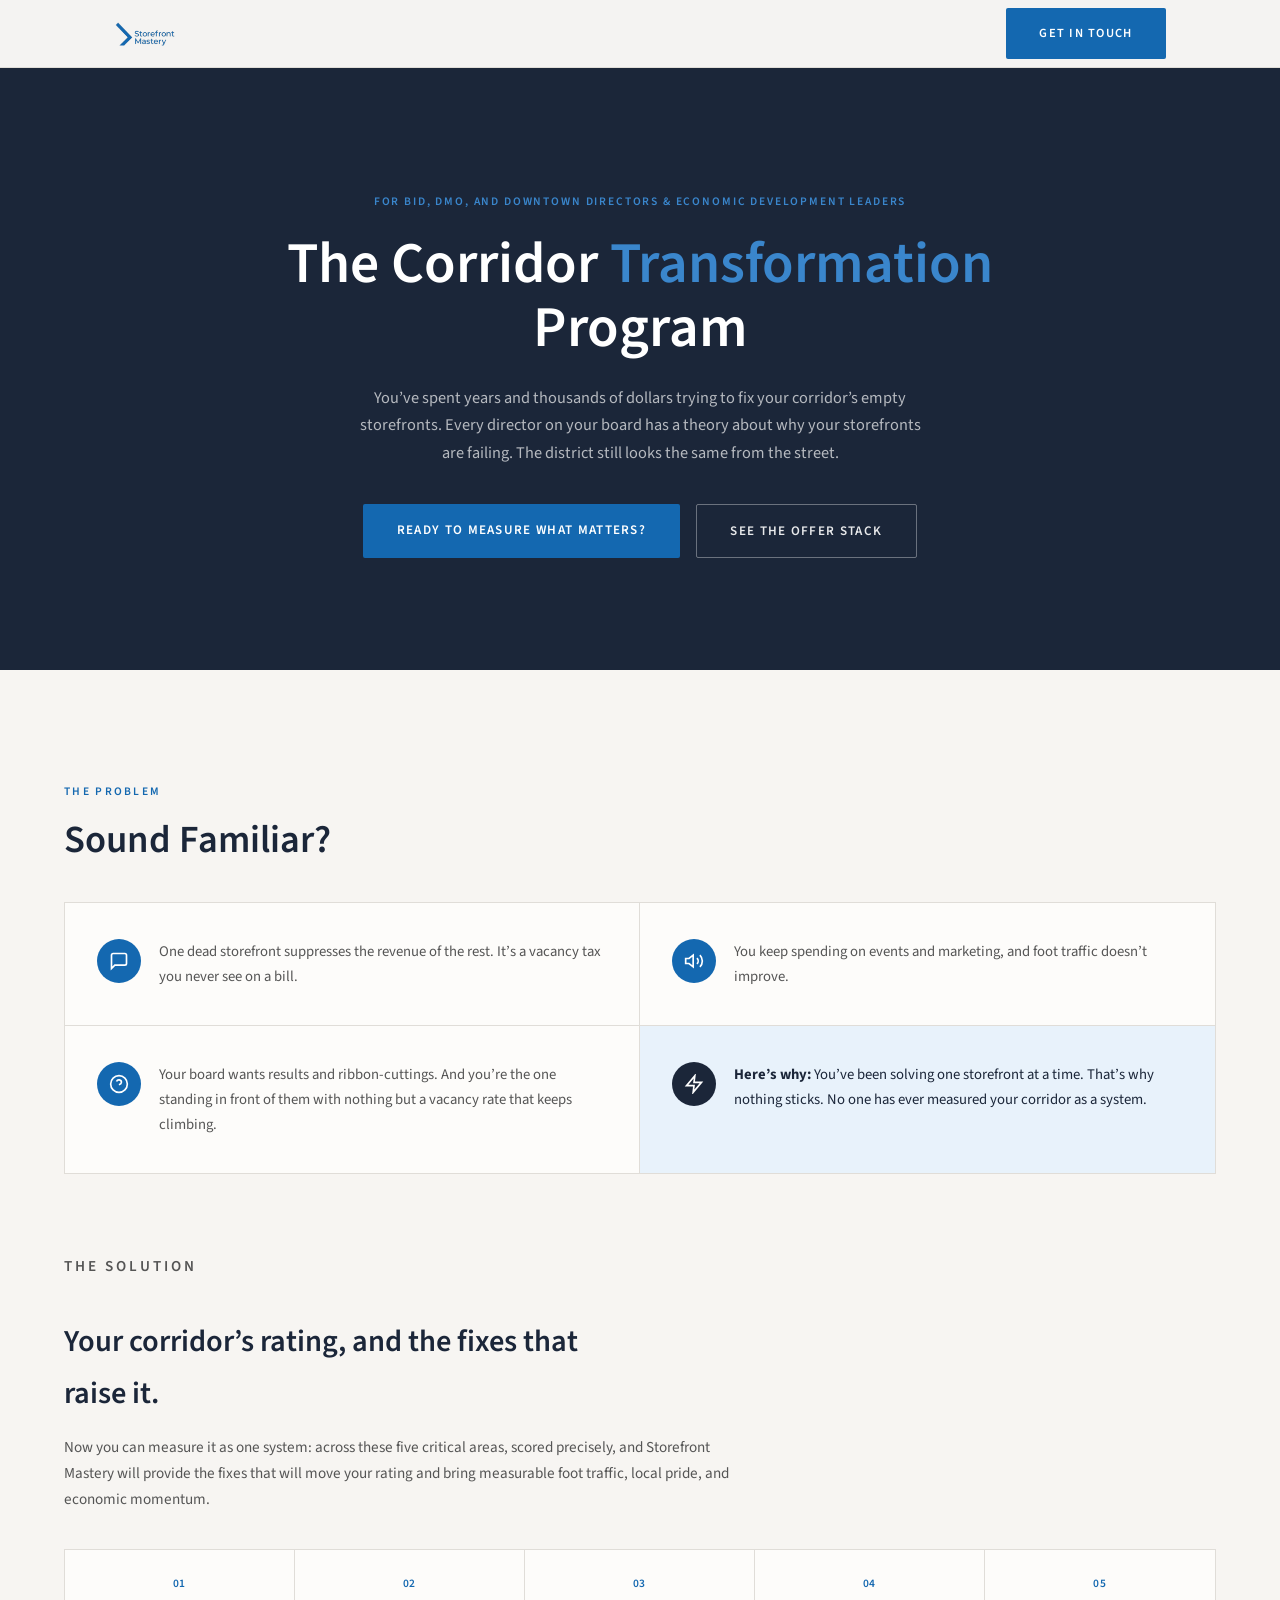
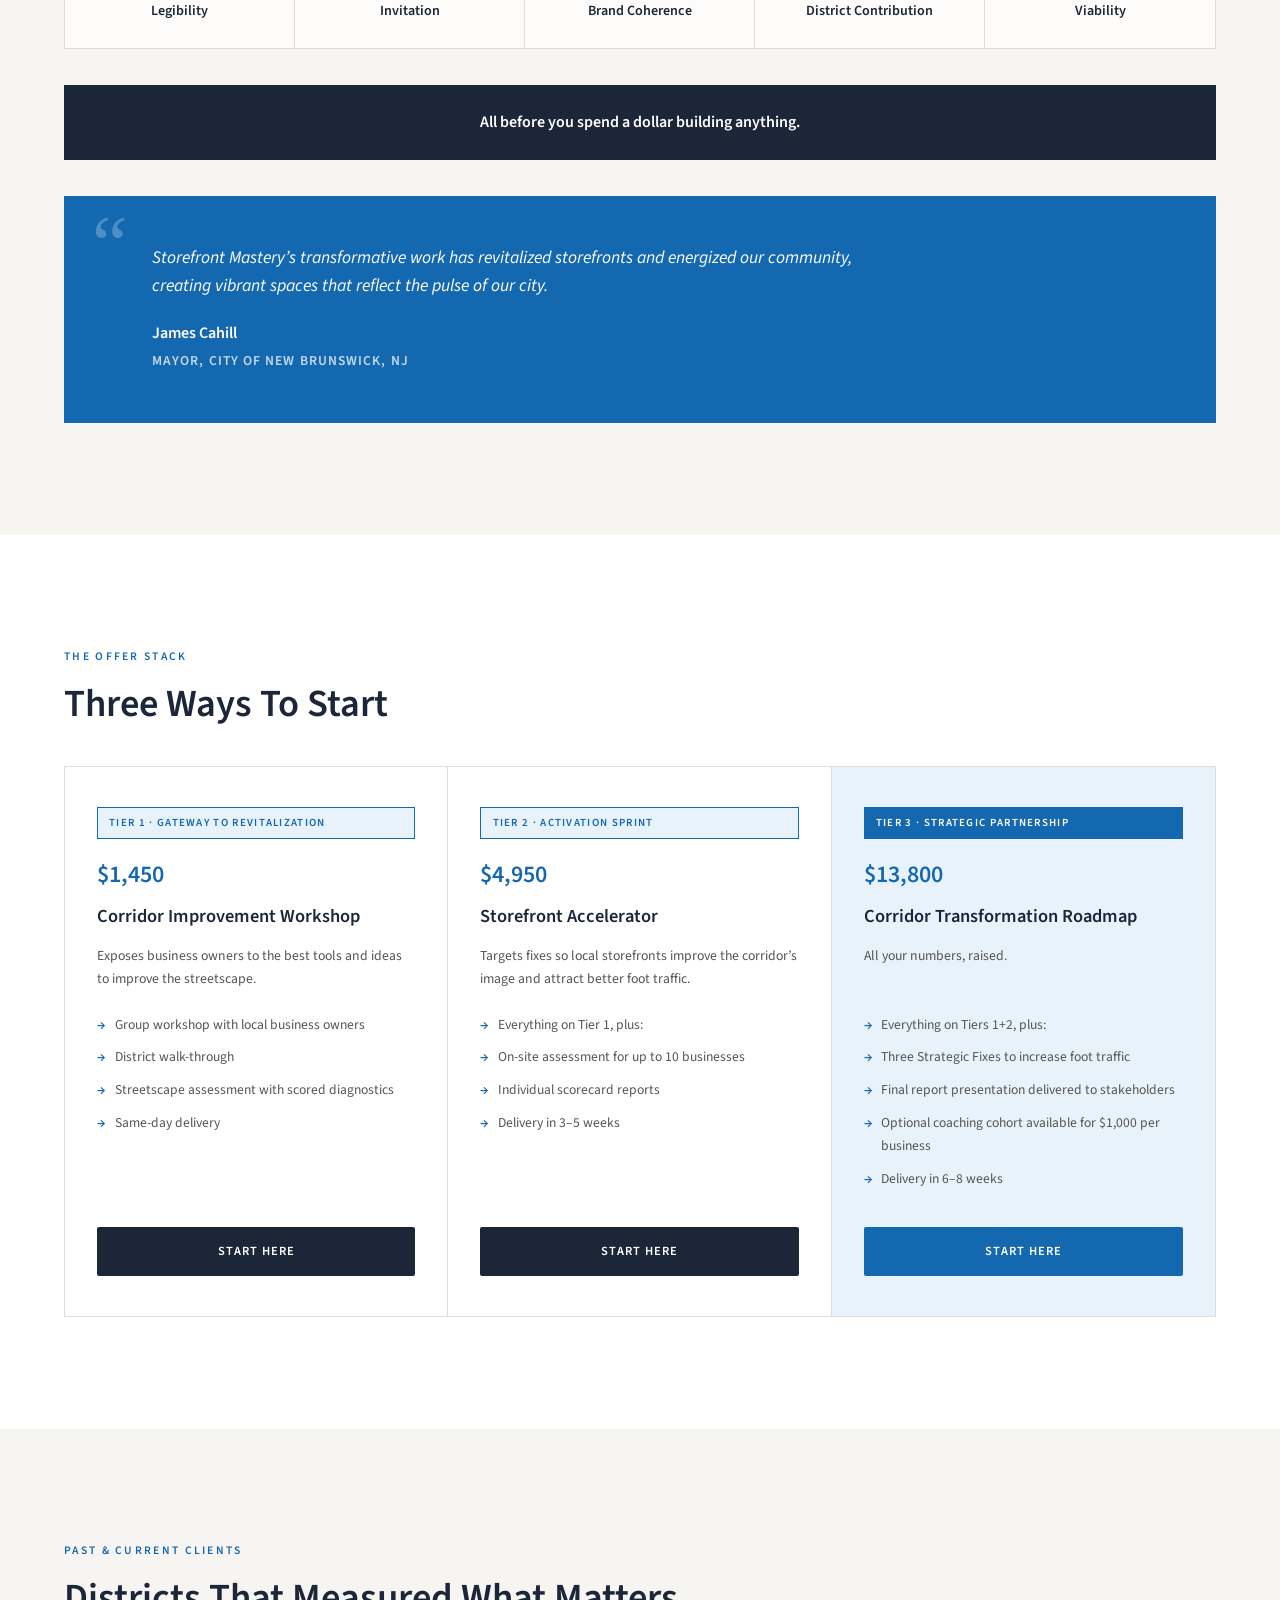
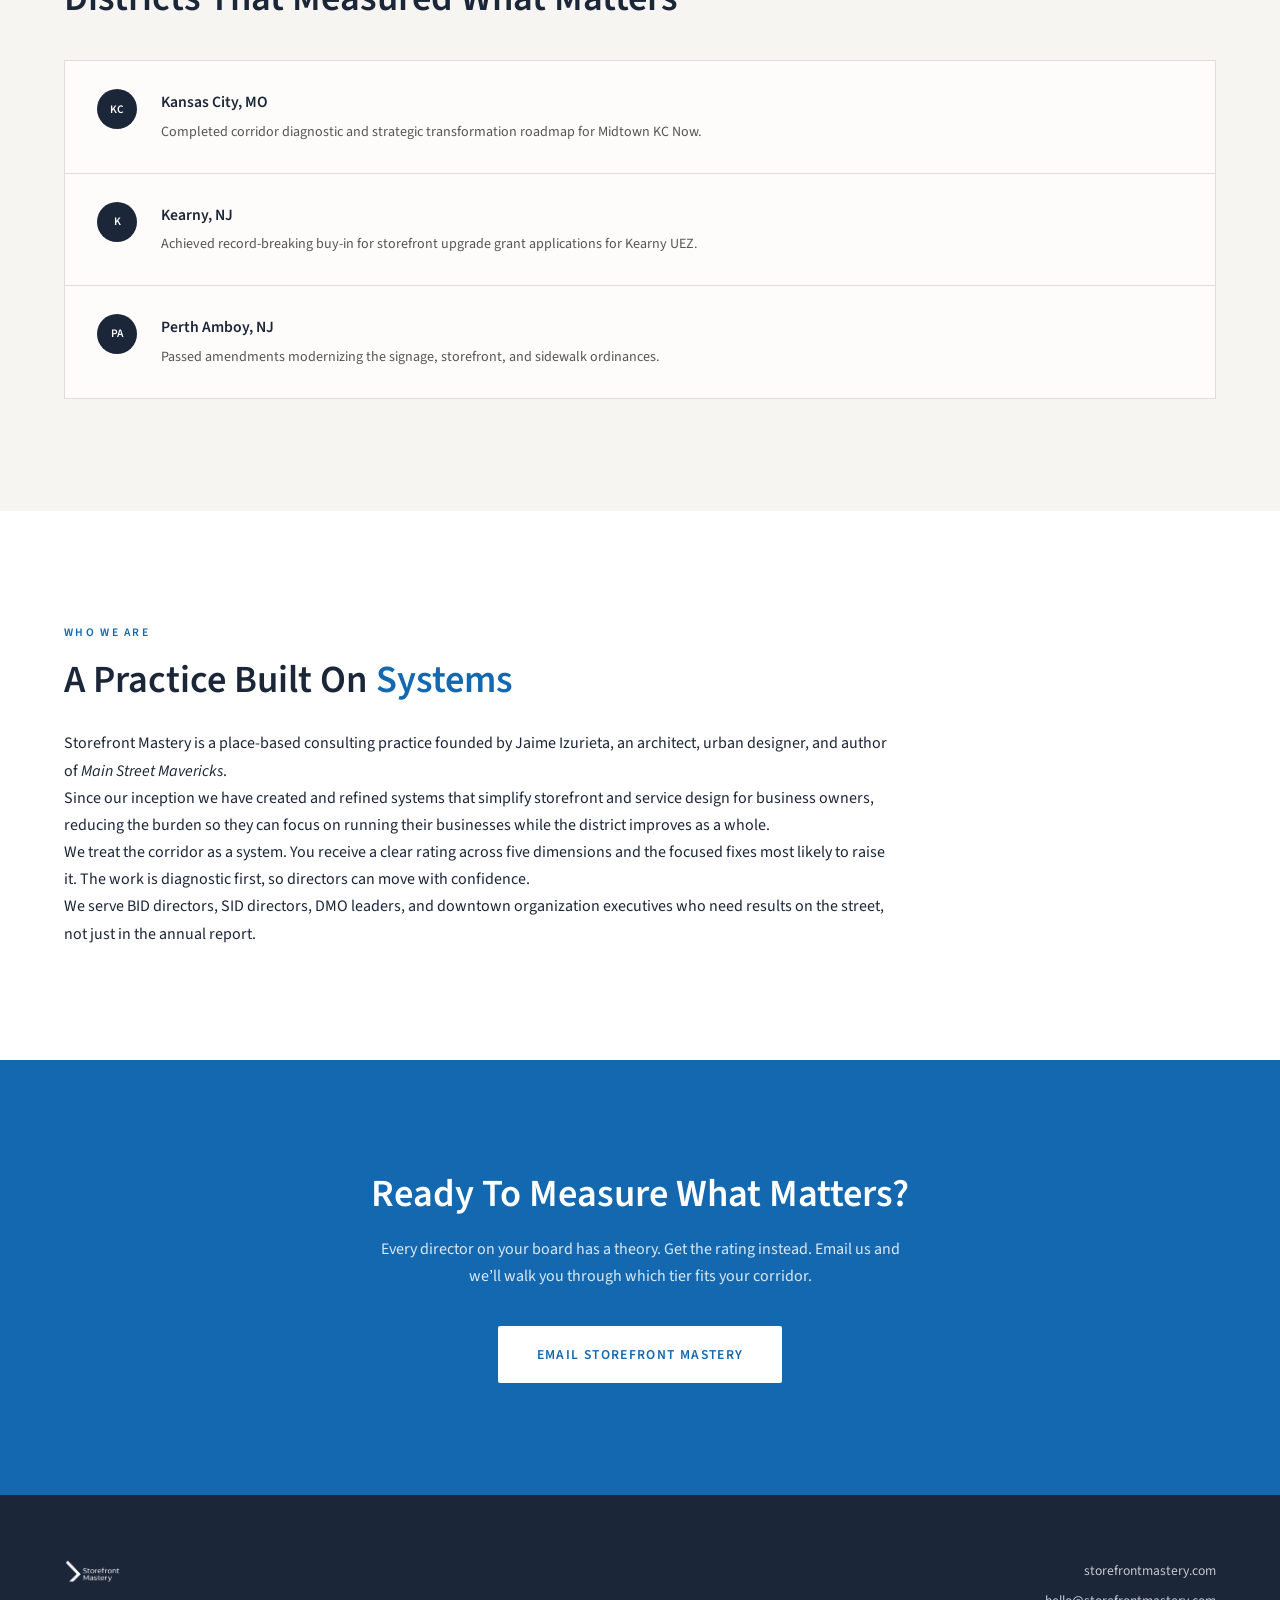
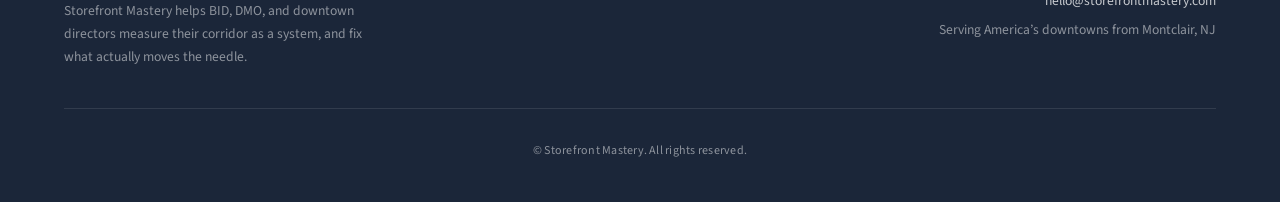
<file: Corridor-Transformation-Landing-Page.html>
<!DOCTYPE html>
<html lang="en">
<head>
<meta charset="UTF-8">
<meta name="viewport" content="width=device-width, initial-scale=1.0">
<title>The Corridor Transformation Program | Storefront Mastery</title>
<link rel="preconnect" href="https://fonts.googleapis.com">
<link rel="preconnect" href="https://fonts.gstatic.com" crossorigin>
<link href="https://fonts.googleapis.com/css2?family=Source+Sans+Pro:wght@400;600;700&display=swap" rel="stylesheet">
<style>
*, *::before, *::after { box-sizing: border-box; margin: 0; padding: 0; }
:root {
  --blue: #1468B0;
  --blue-dark: #0d4f8a;
  --blue-mid: #3a86cc;
  --blue-light: #e8f2fb;
  --off-white: #f7f5f2;
  --warm-white: #fdfcfa;
  --charcoal: #1b2639;
  --gray: #555555;
  --light-gray: #e0ddd8;
  --font: 'Source Sans Pro', sans-serif;
}
html { scroll-behavior: smooth; }
body {
  font-family: var(--font);
  font-weight: 400;
  color: var(--charcoal);
  background: var(--warm-white);
  line-height: 1.7;
  -webkit-font-smoothing: antialiased;
}
h1, h2, h3, h4 { font-weight: 600; }
a { text-decoration: none; color: inherit; }
img { display: block; max-width: 100%; }
ul { list-style: none; }

.section-label {
  font-size: 0.72rem;
  font-weight: 600;
  color: var(--blue);
  text-transform: uppercase;
  letter-spacing: 0.2em;
  margin-bottom: 1rem;
}
.section-label.on-dark { color: var(--blue-mid); }
.section-title {
  font-size: clamp(1.8rem, 3vw, 2.8rem);
  font-weight: 600;
  line-height: 1.15;
  margin-bottom: 1.25rem;
}
.section-title em { color: var(--blue); font-style: normal; }
.section-title.on-dark { color: #fff; }

section { padding: 7rem 4rem; }
.section-inner { max-width: 1180px; margin: 0 auto; }

.btn-primary {
  background: var(--blue); color: #fff;
  padding: 0.95rem 2.1rem; border-radius: 2px;
  font-size: 0.82rem; font-weight: 600;
  text-transform: uppercase; letter-spacing: 0.1em;
  display: inline-block; border: none; cursor: pointer;
  transition: background 0.2s;
}
.btn-primary:hover { background: var(--blue-mid); }

.btn-outline {
  border: 1.5px solid rgba(255,255,255,0.35);
  color: rgba(255,255,255,0.9);
  padding: 0.95rem 2.1rem; border-radius: 2px;
  font-size: 0.82rem; font-weight: 600;
  text-transform: uppercase; letter-spacing: 0.1em;
  display: inline-block;
  transition: border-color 0.2s, background 0.2s;
}
.btn-outline:hover { border-color: #fff; background: rgba(255,255,255,0.08); }

.btn-dark {
  background: var(--charcoal); color: #fff;
  padding: 0.85rem 1.8rem; border-radius: 2px;
  font-size: 0.78rem; font-weight: 600;
  text-transform: uppercase; letter-spacing: 0.08em;
  display: inline-block; width: 100%; text-align: center;
  transition: background 0.2s;
}
.btn-dark:hover { background: var(--blue); }
.btn-dark.featured { background: var(--blue); }
.btn-dark.featured:hover { background: var(--blue-dark); }

.btn-white {
  background: #fff; color: var(--blue);
  padding: 1.05rem 2.4rem; border-radius: 2px;
  font-size: 0.85rem; font-weight: 600;
  text-transform: uppercase; letter-spacing: 0.1em;
  display: inline-block;
  transition: background 0.2s, color 0.2s;
}
.btn-white:hover { background: var(--charcoal); color: #fff; }

.tag {
  font-size: 0.68rem; font-weight: 600;
  background: var(--blue-light); color: var(--blue);
  text-transform: uppercase; letter-spacing: 0.12em;
  padding: 0.35rem 0.7rem;
  display: inline-block;
  border: 1px solid var(--blue);
}
.tag.featured { background: var(--blue); color: #fff; border-color: var(--blue); }
.about-text {
  max-width: 52rem;   /* increase this number for longer lines */
  margin-top: 1.75rem;
}

/* ---------- NAV ---------- */
nav {
  position: fixed; top: 0; left: 0; right: 0; z-index: 100;
  background: rgba(253,252,250,0.96);
  backdrop-filter: blur(8px);
  border-bottom: 1px solid var(--light-gray);
  height: 68px;
  display: flex; align-items: center;
}
.nav-inner {
  width: 100%; max-width: 1180px; margin: 0 auto;
  padding: 0 4rem;
  display: flex; align-items: center; justify-content: space-between;
}
.nav-logo img { height: 26px; width: auto; }
.nav-cta { font-size: 0.78rem; }

/* ---------- HERO ---------- */
.hero {
  background: var(--charcoal);
  padding: 12rem 4rem 7rem;
  position: relative;
  overflow: hidden;
}
.hero-grid {
  max-width: 780px; margin: 0 auto;
  text-align: center;
  position: relative; z-index: 2;
}
.hero-eyebrow {
  font-size: 0.72rem; font-weight: 600; color: var(--blue-mid);
  text-transform: uppercase; letter-spacing: 0.16em;
  margin-bottom: 1.25rem;
}
.hero h1 {
  font-size: clamp(2.2rem, 4.6vw, 3.6rem);
  font-weight: 600; line-height: 1.12; color: #fff;
  margin-bottom: 1.5rem;
}
.hero h1 em { color: var(--blue-mid); font-style: normal; }
.hero p.lede {
  font-size: 1.02rem; color: rgba(255,255,255,0.68);
  max-width: 36rem; margin: 0 auto 2.25rem;
}
.hero-actions { display: flex; gap: 1rem; flex-wrap: wrap; justify-content: center; }

/* ---------- PROBLEM ---------- */
.problem { background: var(--off-white); }
.problem-grid {
  display: grid; grid-template-columns: 1fr 1fr; gap: 0;
  border: 1px solid var(--light-gray); margin-top: 2.5rem;
}
.problem-cell {
  padding: 2.25rem 2rem;
  border-right: 1px solid var(--light-gray);
  border-bottom: 1px solid var(--light-gray);
  display: flex; gap: 1.1rem; background: var(--warm-white);
}
.problem-cell:nth-child(2n) { border-right: none; }
.problem-cell:nth-child(3), .problem-cell:nth-child(4) { border-bottom: none; }
.problem-icon {
  flex: 0 0 44px; width: 44px; height: 44px; border-radius: 50%;
  background: var(--blue); display: flex; align-items: center; justify-content: center;
}
.problem-icon svg { width: 20px; height: 20px; fill: none; stroke: #fff; stroke-width: 2; }
.problem-cell p { font-size: 0.92rem; color: var(--gray); }
.problem-cell.callout { background: var(--blue-light); }
.problem-cell.callout p { color: var(--charcoal); }
.problem-cell.callout .problem-icon { background: var(--charcoal); }

.solution-block { margin-top: 5rem; }
.solution-block h3 {
  font-size: clamp(1.4rem, 2.4vw, 1.9rem); font-weight: 600; margin-bottom: 1rem; max-width: 34rem;
}
.solution-block > p { color: var(--gray); max-width: 42rem; margin-bottom: 2.25rem; font-size: 0.95rem; }

.dims-grid {
  display: grid; grid-template-columns: repeat(5, 1fr); gap: 0;
  border: 1px solid var(--light-gray); margin-bottom: 2.25rem;
}
.dims-grid .dim-cell {
  padding: 1.5rem 1rem; text-align: center;
  border-right: 1px solid var(--light-gray);
  background: var(--warm-white);
}
.dims-grid .dim-cell:last-child { border-right: none; }
.dims-grid .dim-cell .dim-num {
  font-size: 0.72rem; font-weight: 600; color: var(--blue);
  display: block; margin-bottom: 0.4rem; letter-spacing: 0.05em;
}
.dims-grid .dim-cell .dim-label { font-size: 0.88rem; font-weight: 600; }

.callout-bar {
  background: var(--charcoal); color: #fff;
  padding: 1.5rem 2rem; text-align: center;
  font-size: 1rem; font-weight: 600; margin-bottom: 2.25rem;
}

.testimonial {
  background: var(--blue); color: #fff;
  padding: 3rem 3rem; position: relative;
}
.testimonial::before {
  content: '\201C'; font-size: 5rem; color: rgba(255,255,255,0.25);
  position: absolute; top: 0.5rem; left: 1.75rem; line-height: 1; font-family: Georgia, serif;
}
.testimonial blockquote {
  font-style: italic; font-size: 1.1rem; max-width: 44rem;
  margin-left: 2.5rem; margin-bottom: 1.25rem; line-height: 1.6;
}
.testimonial .attribution { margin-left: 2.5rem; }
.testimonial .attribution .name { font-weight: 600; display: block; }
.testimonial .attribution .role { font-weight: 600; color: rgba(255,255,255,0.75); font-size: 0.85rem; text-transform: uppercase; letter-spacing: 0.08em; }

/* ---------- SERVICES ---------- */
.services { background: #fff; }
.tier-grid {
  display: grid; grid-template-columns: repeat(3, 1fr); gap: 0;
  border: 1px solid var(--light-gray); margin-top: 2.5rem;
}
.tier-cell {
  padding: 2.5rem 2rem;
  border-right: 1px solid var(--light-gray);
  display: flex; flex-direction: column;
}
.tier-cell:last-child { border-right: none; }
.tier-cell.featured { background: var(--blue-light); position: relative; }
.tier-cell .tier-price { font-size: 1.5rem; font-weight: 600; color: var(--blue); margin: 1rem 0 0.35rem; }
.tier-cell h3 { font-size: 1.15rem; font-weight: 600; margin-bottom: 0.75rem; }
.tier-cell .tier-desc { font-size: 0.86rem; color: var(--gray); margin-bottom: 1.25rem; min-height: 3rem; }
.tier-cell ul { margin-bottom: 1.75rem; flex-grow: 1; }
.tier-cell li {
  font-size: 0.85rem; color: var(--gray);
  padding-left: 1.1rem; position: relative; margin-bottom: 0.6rem;
}
.tier-cell li::before {
  content: '\2192'; position: absolute; left: 0; color: var(--blue); font-weight: 600;
}
.tier-cell.featured li::before { color: var(--blue); }

/* ---------- PROOF ---------- */
.proof { background: var(--off-white); }
.proof-list { border: 1px solid var(--light-gray); margin-top: 2.5rem; background: var(--warm-white); }
.proof-row {
  display: flex; align-items: flex-start; gap: 1.5rem;
  padding: 1.75rem 2rem; border-bottom: 1px solid var(--light-gray);
}
.proof-row:last-child { border-bottom: none; }
.proof-badge {
  flex: 0 0 40px; width: 40px; height: 40px; border-radius: 50%;
  background: var(--charcoal); color: #fff; font-size: 0.72rem; font-weight: 600;
  display: flex; align-items: center; justify-content: center;
}
.proof-row h4 { font-size: 0.98rem; font-weight: 600; margin-bottom: 0.3rem; }
.proof-row p { font-size: 0.88rem; color: var(--gray); }

/* ---------- ABOUT ---------- */
.about { background: #fff; }

/* ---------- CTA ---------- */
.cta { background: var(--blue); text-align: center; }
.cta .section-title { color: #fff; }
.cta p { color: rgba(255,255,255,0.85); max-width: 34rem; margin: 0 auto 2.25rem; font-size: 1rem; }
.cta .email-line { margin-top: 1.5rem; font-size: 0.9rem; color: rgba(255,255,255,0.8); }
.cta .email-line a { text-decoration: underline; color: #fff; }

/* ---------- FOOTER ---------- */
footer { background: var(--charcoal); color: rgba(255,255,255,0.5); padding: 4rem 4rem 2.5rem; }
.footer-inner { max-width: 1180px; margin: 0 auto; }
.footer-top {
  display: flex; justify-content: space-between; align-items: flex-start;
  flex-wrap: wrap; gap: 2rem; padding-bottom: 2.5rem;
  border-bottom: 1px solid rgba(255,255,255,0.1); margin-bottom: 2rem;
}
.footer-logo img { height: 24px; margin-bottom: 1rem; }
.footer-top p { font-size: 0.85rem; max-width: 20rem; }
.footer-contact { font-size: 0.85rem; text-align: right; }
.footer-contact a { color: rgba(255,255,255,0.75); }
.footer-contact a:hover { color: #fff; }
.footer-contact div { margin-bottom: 0.4rem; }
.footer-bottom { font-size: 0.75rem; text-align: center; letter-spacing: 0.02em; }

/* ---------- RESPONSIVE ---------- */
@media (max-width: 900px) {
  section { padding: 4rem 1.5rem; }
  .nav-inner { padding: 0 1.5rem; }
  .hero { padding: 8rem 1.5rem 4rem; }
  .problem-grid { grid-template-columns: 1fr; }
  .problem-cell { border-right: none !important; }
  .problem-cell:nth-child(3), .problem-cell:nth-child(4) { border-bottom: 1px solid var(--light-gray); }
  .problem-cell:last-child { border-bottom: none !important; }
  .dims-grid { grid-template-columns: repeat(2, 1fr); }
  .dims-grid .dim-cell:nth-child(2n) { border-right: none; }
  .dims-grid .dim-cell { border-bottom: 1px solid var(--light-gray); }
  .tier-grid { grid-template-columns: 1fr; }
  .tier-cell { border-right: none !important; border-bottom: 1px solid var(--light-gray); }
  .tier-cell:last-child { border-bottom: none; }
  .about-grid { grid-template-columns: 1fr; gap: 2rem; }
  .footer-top { flex-direction: column; }
  .footer-contact { text-align: left; }
  .testimonial blockquote, .testimonial .attribution { margin-left: 0.5rem; }
}
</style>
</head>
<body>

<nav>
  <div class="nav-inner">
    <a class="nav-logo" href="#top"><img src="[data-uri]" alt="Storefront Mastery"></a>
    <a class="btn-primary nav-cta" href="mailto:hello@storefrontmastery.com?subject=Corridor%20Transformation%20Program">Get In Touch</a>
  </div>
</nav>

<div id="top"></div>

<!-- HERO -->
<section class="hero">
  <div class="hero-grid">
    <p class="hero-eyebrow">For BID, DMO, and Downtown Directors &amp; Economic Development Leaders</p>
    <h1>The Corridor <em>Transformation</em> Program</h1>
    <p class="lede">You&rsquo;ve spent years and thousands of dollars trying to fix your corridor&rsquo;s empty storefronts. Every director on your board has a theory about why your storefronts are failing. The district still looks the same from the street.</p>
    <div class="hero-actions">
      <a class="btn-primary" href="mailto:hello@storefrontmastery.com?subject=Corridor%20Transformation%20Program">Ready To Measure What Matters?</a>
      <a class="btn-outline" href="#offer">See The Offer Stack</a>
    </div>
  </div>
</section>

<!-- PROBLEM / SOLUTION -->
<section class="problem" id="problem">
  <div class="section-inner">
    <p class="section-label">The Problem</p>
    <h2 class="section-title">Sound Familiar?</h2>

    <div class="problem-grid">
      <div class="problem-cell">
        <div class="problem-icon"><svg viewBox="0 0 24 24"><path d="M21 15a2 2 0 0 1-2 2H7l-4 4V5a2 2 0 0 1 2-2h14a2 2 0 0 1 2 2z"/></svg></div>
        <p>One dead storefront suppresses the revenue of the rest. It&rsquo;s a vacancy tax you never see on a bill.</p>
      </div>
      <div class="problem-cell">
        <div class="problem-icon"><svg viewBox="0 0 24 24"><path d="M11 5L6 9H2v6h4l5 4V5z"/><path d="M15.54 8.46a5 5 0 0 1 0 7.07"/><path d="M19.07 4.93a10 10 0 0 1 0 14.14"/></svg></div>
        <p>You keep spending on events and marketing, and foot traffic doesn&rsquo;t improve.</p>
      </div>
      <div class="problem-cell">
        <div class="problem-icon"><svg viewBox="0 0 24 24"><path d="M9.09 9a3 3 0 0 1 5.83 1c0 2-3 3-3 3"/><line x1="12" y1="17" x2="12.01" y2="17"/><circle cx="12" cy="12" r="10"/></svg></div>
        <p>Your board wants results and ribbon-cuttings. And you&rsquo;re the one standing in front of them with nothing but a vacancy rate that keeps climbing.</p>
      </div>
      <div class="problem-cell callout">
        <div class="problem-icon"><svg viewBox="0 0 24 24"><path d="M13 2L3 14h9l-1 8 10-12h-9l1-8z"/></svg></div>
        <p><strong>Here&rsquo;s why:</strong> You&rsquo;ve been solving one storefront at a time. That&rsquo;s why nothing sticks. No one has ever measured your corridor as a system.</p>
      </div>
    </div>

    <div class="solution-block">
      <p class="section-label">The Solution</p>
      <h3>Your corridor&rsquo;s rating, and the fixes that raise it.</h3>
      <p>Now you can measure it as one system: across these five critical areas, scored precisely, and Storefront Mastery will provide the fixes that will move your rating and bring measurable foot traffic, local pride, and economic momentum.</p>

      <div class="dims-grid">
        <div class="dim-cell"><span class="dim-num">01</span><div class="dim-label">Legibility</div></div>
        <div class="dim-cell"><span class="dim-num">02</span><div class="dim-label">Invitation</div></div>
        <div class="dim-cell"><span class="dim-num">03</span><div class="dim-label">Brand Coherence</div></div>
        <div class="dim-cell"><span class="dim-num">04</span><div class="dim-label">District Contribution</div></div>
        <div class="dim-cell"><span class="dim-num">05</span><div class="dim-label">Viability</div></div>
      </div>

      <div class="callout-bar">All before you spend a dollar building anything.</div>

      <div class="testimonial">
        <blockquote>Storefront Mastery&rsquo;s transformative work has revitalized storefronts and energized our community, creating vibrant spaces that reflect the pulse of our city.</blockquote>
        <div class="attribution">
          <span class="name">James Cahill</span>
          <span class="role">Mayor, City of New Brunswick, NJ</span>
        </div>
      </div>
    </div>
  </div>
</section>

<!-- SERVICES -->
<section class="services" id="offer">
  <div class="section-inner">
    <p class="section-label">The Offer Stack</p>
    <h2 class="section-title">Three Ways To Start</h2>

    <div class="tier-grid">
      <div class="tier-cell">
        <span class="tag">Tier 1 &middot; Gateway to Revitalization</span>
        <p class="tier-price">$1,450</p>
        <h3>Corridor Improvement Workshop</h3>
        <p class="tier-desc">Exposes business owners to the best tools and ideas to improve the streetscape.</p>
        <ul>
          <li>Group workshop with local business owners</li>
          <li>District walk-through</li>
          <li>Streetscape assessment with scored diagnostics</li>
          <li>Same-day delivery</li>
        </ul>
        <a class="btn-dark" href="mailto:hello@storefrontmastery.com?subject=Corridor%20Improvement%20Workshop%20Inquiry">Start Here</a>
      </div>

      <div class="tier-cell">
        <span class="tag">Tier 2 &middot; Activation Sprint</span>
        <p class="tier-price">$4,950</p>
        <h3>Storefront Accelerator</h3>
        <p class="tier-desc">Targets fixes so local storefronts improve the corridor&rsquo;s image and attract better foot traffic.</p>
        <ul>
          <li>Everything on Tier 1, plus:</li>
          <li>On-site assessment for up to 10 businesses</li>
          <li>Individual scorecard reports</li>
          <li>Delivery in 3&ndash;5 weeks</li>
        </ul>
        <a class="btn-dark" href="mailto:hello@storefrontmastery.com?subject=Storefront%20Accelerator%20Inquiry">Start Here</a>
      </div>

      <div class="tier-cell featured">
        <span class="tag featured">Tier 3 &middot; Strategic Partnership</span>
        <p class="tier-price">$13,800</p>
        <h3>Corridor Transformation Roadmap</h3>
        <p class="tier-desc">All your numbers, raised.</p>
        <ul>
          <li>Everything on Tiers 1+2, plus:</li>
          <li>Three Strategic Fixes to increase foot traffic</li>
          <li>Final report presentation delivered to stakeholders</li>
          <li>Optional coaching cohort available for $1,000 per business</li>
          <li>Delivery in 6&ndash;8 weeks</li>
        </ul>
        <a class="btn-dark featured" href="mailto:hello@storefrontmastery.com?subject=Corridor%20Transformation%20Roadmap%20Inquiry">Start Here</a>
      </div>
    </div>
  </div>
</section>

<!-- PROOF -->
<section class="proof" id="proof">
  <div class="section-inner">
    <p class="section-label">Past &amp; Current Clients</p>
    <h2 class="section-title">Districts That Measured What Matters</h2>

    <div class="proof-list">
      <div class="proof-row">
        <div class="proof-badge">KC</div>
        <div>
          <h4>Kansas City, MO</h4>
          <p>Completed corridor diagnostic and strategic transformation roadmap for Midtown KC Now.</p>
        </div>
      </div>
      <div class="proof-row">
        <div class="proof-badge">K</div>
        <div>
          <h4>Kearny, NJ</h4>
          <p>Achieved record-breaking buy-in for storefront upgrade grant applications for Kearny UEZ.</p>
        </div>
      </div>
      <div class="proof-row">
        <div class="proof-badge">PA</div>
        <div>
          <h4>Perth Amboy, NJ</h4>
          <p>Passed amendments modernizing the signage, storefront, and sidewalk ordinances.</p>
        </div>
      </div>
    </div>
  </div>
</section>

<!-- ABOUT -->
<section class="about" id="about">
  <div class="section-inner">
    <p class="section-label">Who We Are</p>
    <h2 class="section-title">A Practice Built On <em>Systems</em></h2>

    <div class="about-text">
      <div>
        <p>Storefront Mastery is a place-based consulting practice founded by Jaime Izurieta, an architect, urban designer, and author of <em style="font-style:italic;">Main Street Mavericks</em>.</p>
        <p>Since our inception we have created and refined systems that simplify storefront and service design for business owners, reducing the burden so they can focus on running their businesses while the district improves as a whole.<p>
        <p>We treat the corridor as a system. You receive a clear rating across five dimensions and the focused fixes most likely to raise it. The work is diagnostic first, so directors can move with confidence.<p>
        <p>We serve BID directors, SID directors, DMO leaders, and downtown organization executives who need results on the street, not just in the annual report.<p>
      </div>
    </div>
  </div>
</section>

<!-- CTA -->
<section class="cta" id="contact">
  <div class="section-inner">
    <h2 class="section-title">Ready To Measure What Matters?</h2>
    <p>Every director on your board has a theory. Get the rating instead. Email us and we&rsquo;ll walk you through which tier fits your corridor.</p>
    <a class="btn-white" href="mailto:hello@storefrontmastery.com?subject=Corridor%20Transformation%20Program">Email Storefront Mastery</a>
  </div>
</section>

<!-- FOOTER -->
<footer>
  <div class="footer-inner">
    <div class="footer-top">
      <div>
        <a class="footer-logo" href="#top"><img src="[data-uri]" alt="Storefront Mastery"></a>
        <p>Storefront Mastery helps BID, DMO, and downtown directors measure their corridor as a system, and fix what actually moves the needle.</p>
      </div>
      <div class="footer-contact">
        <div><a href="https://storefrontmastery.com">storefrontmastery.com</a></div>
        <div><a href="mailto:hello@storefrontmastery.com">hello@storefrontmastery.com</a></div>
        <div>Serving America&rsquo;s downtowns from Montclair, NJ</div>
      </div>
    </div>
    <div class="footer-bottom">&copy; Storefront Mastery. All rights reserved.</div>
  </div>
</footer>

</body>
</html>
</file>
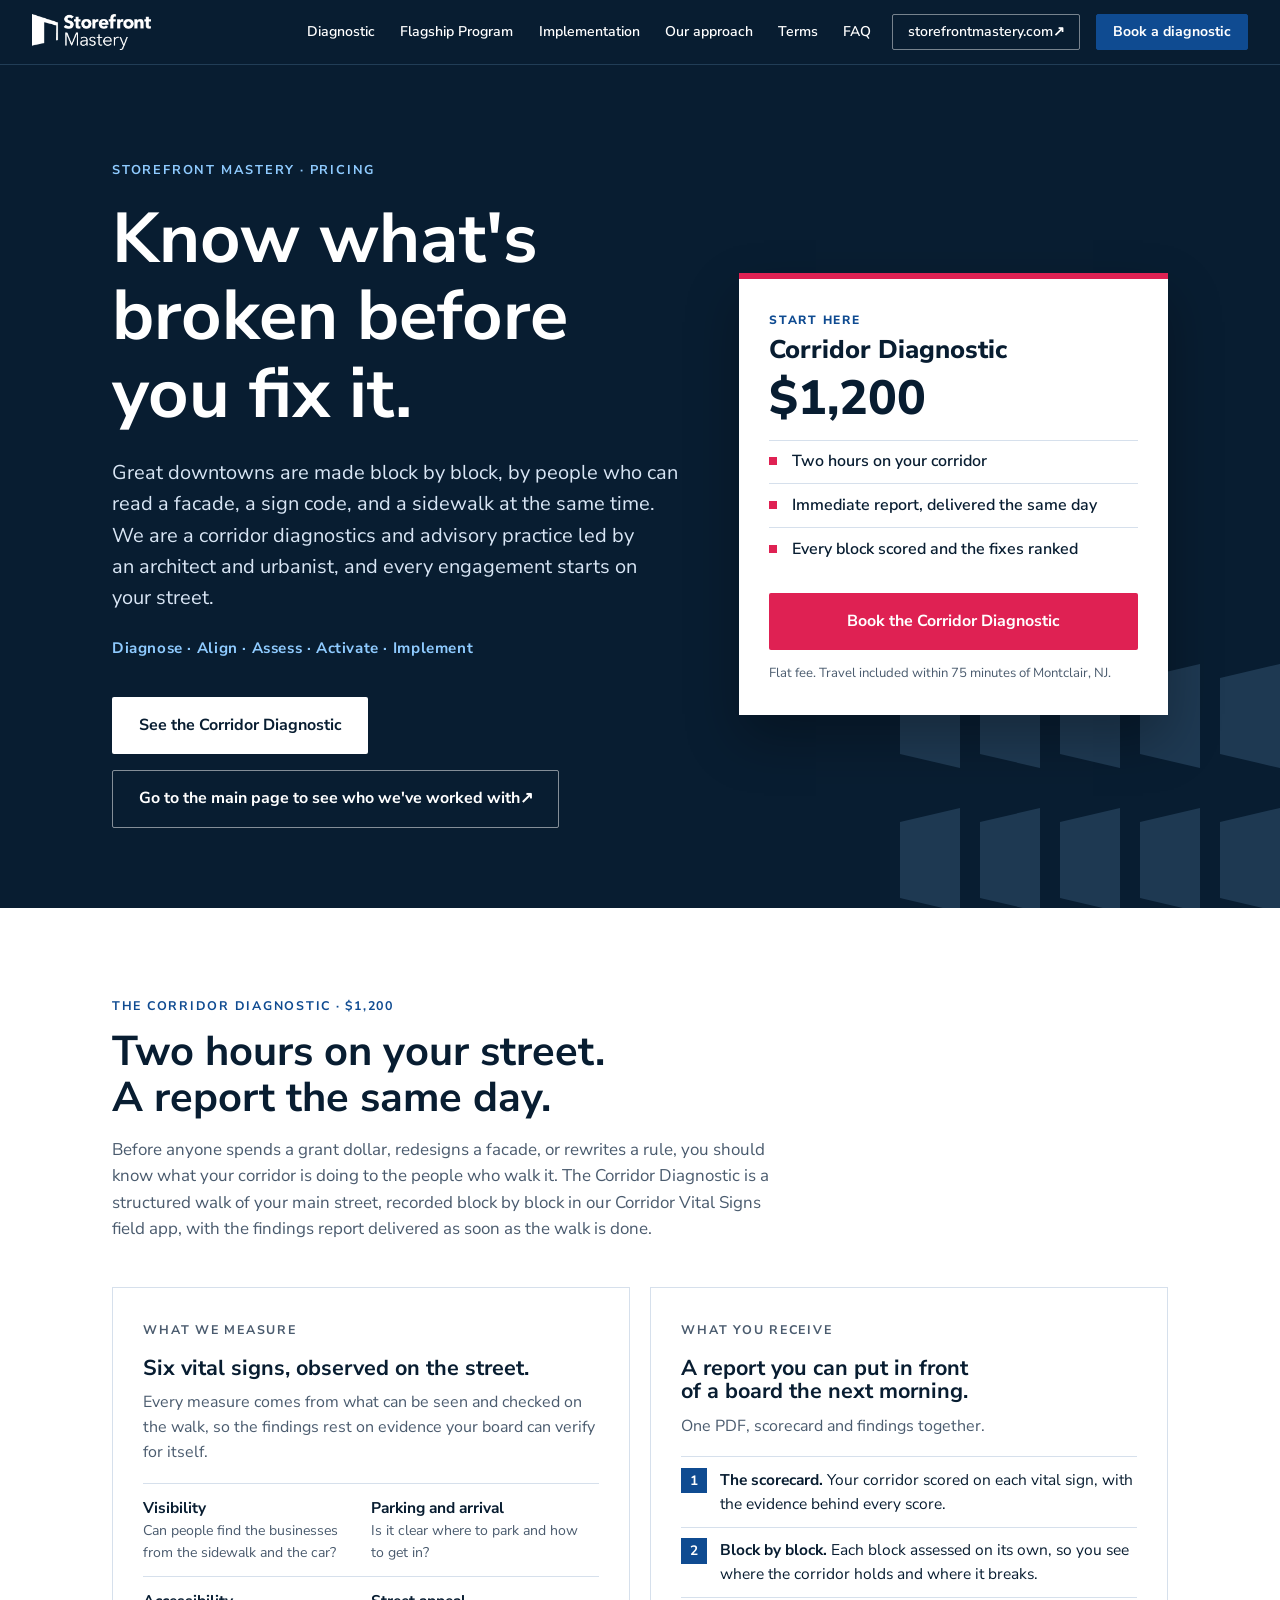
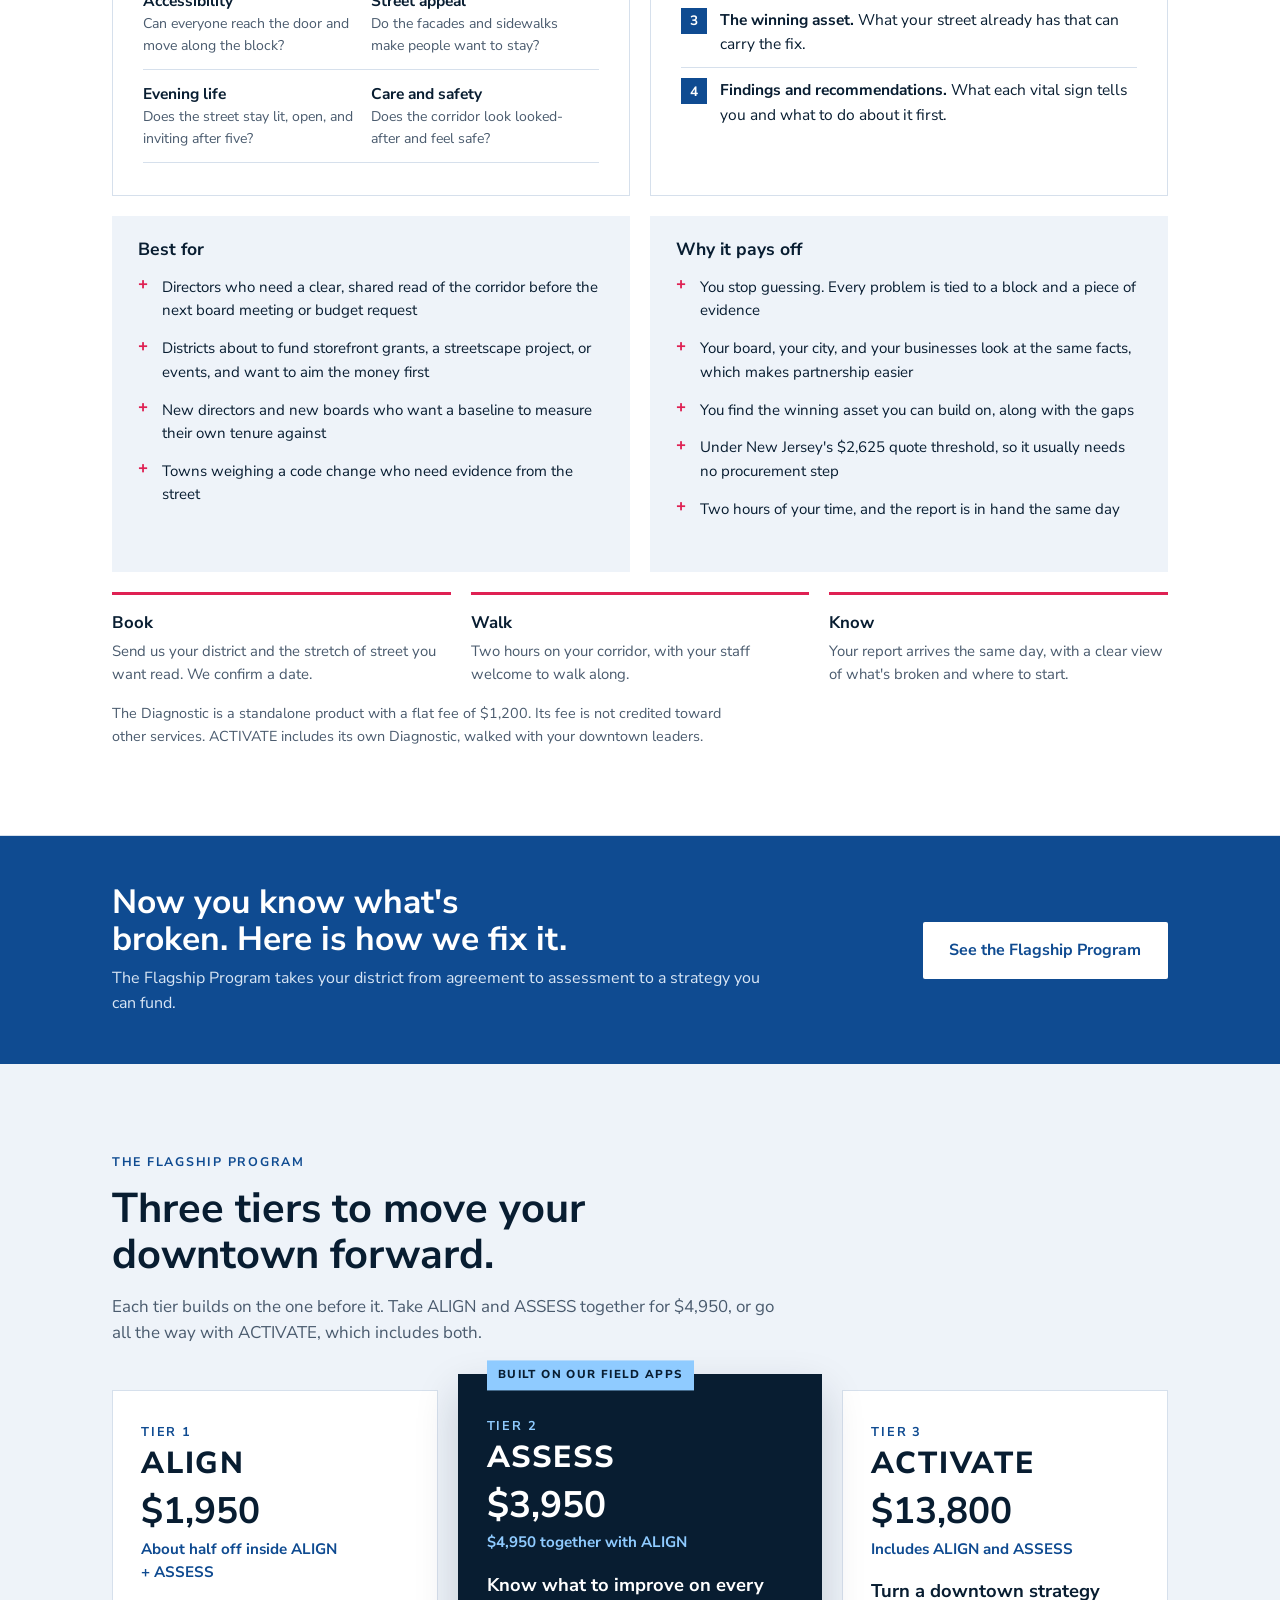
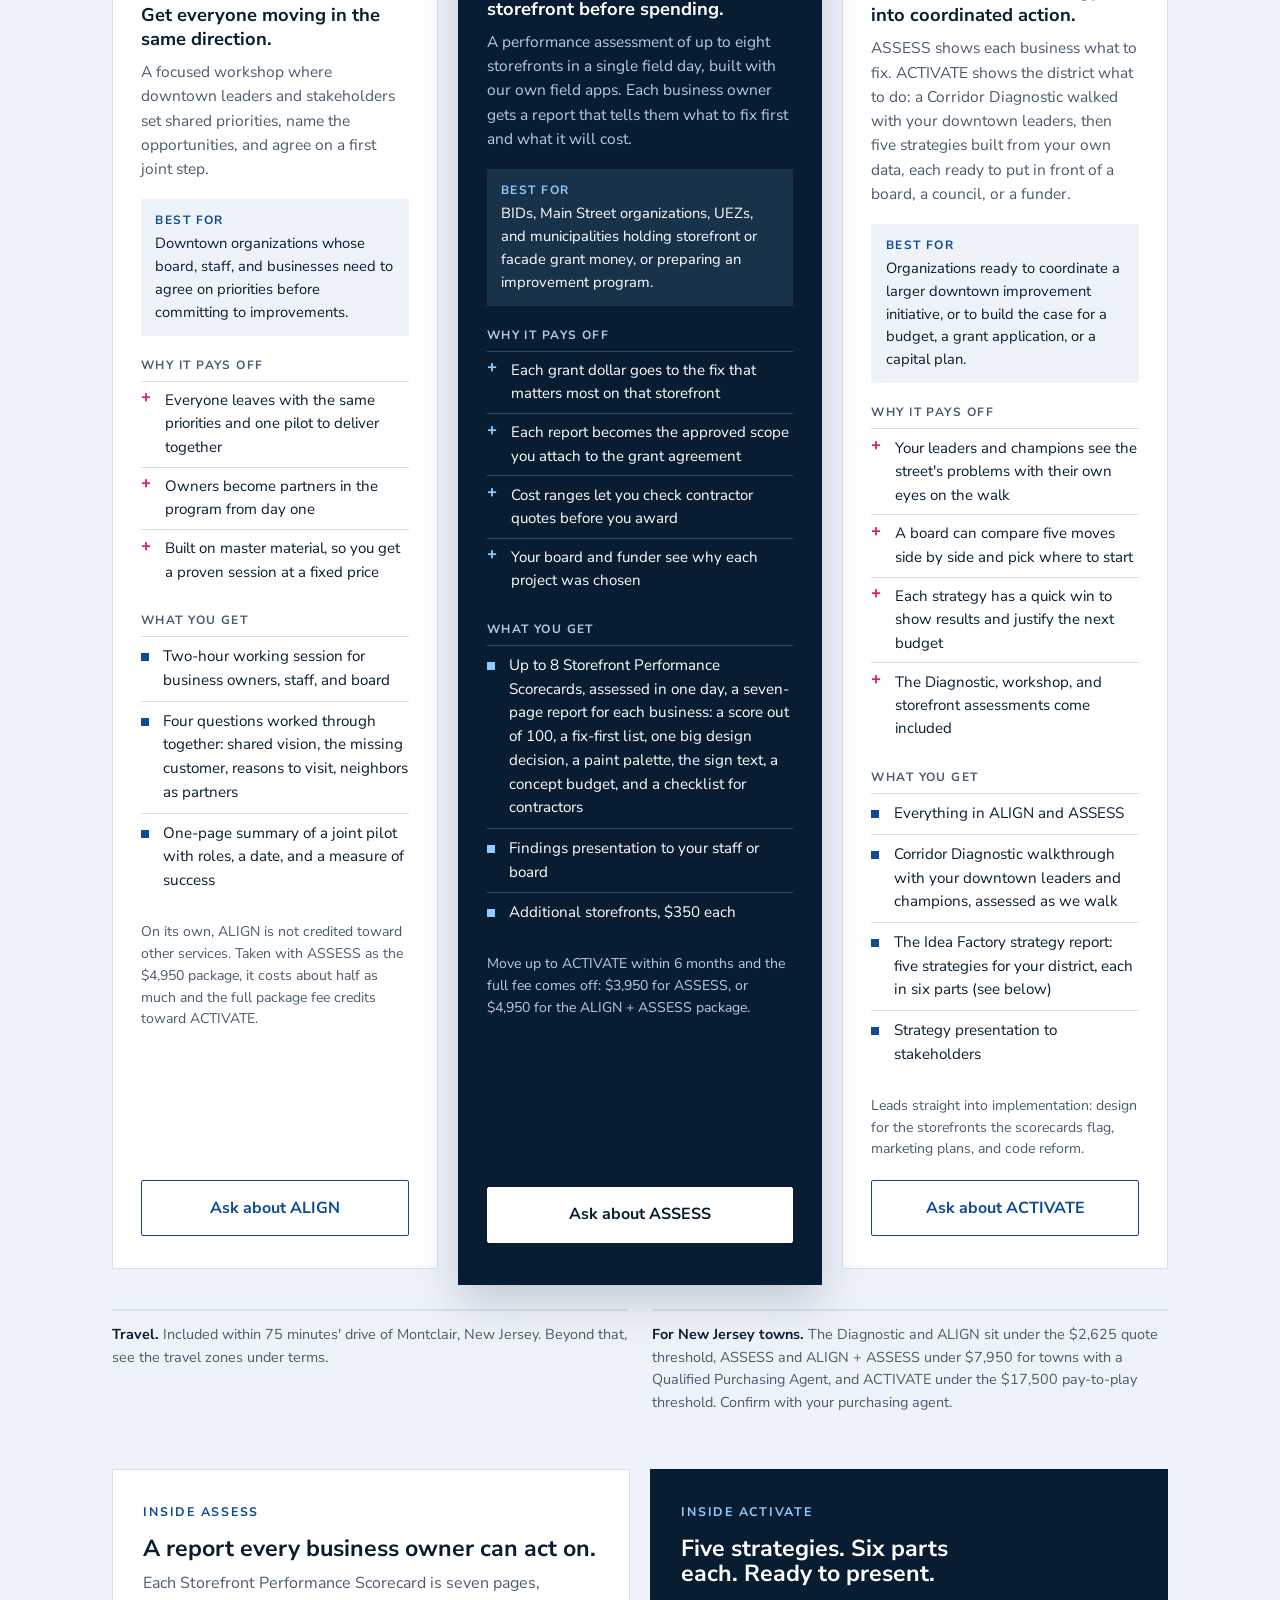
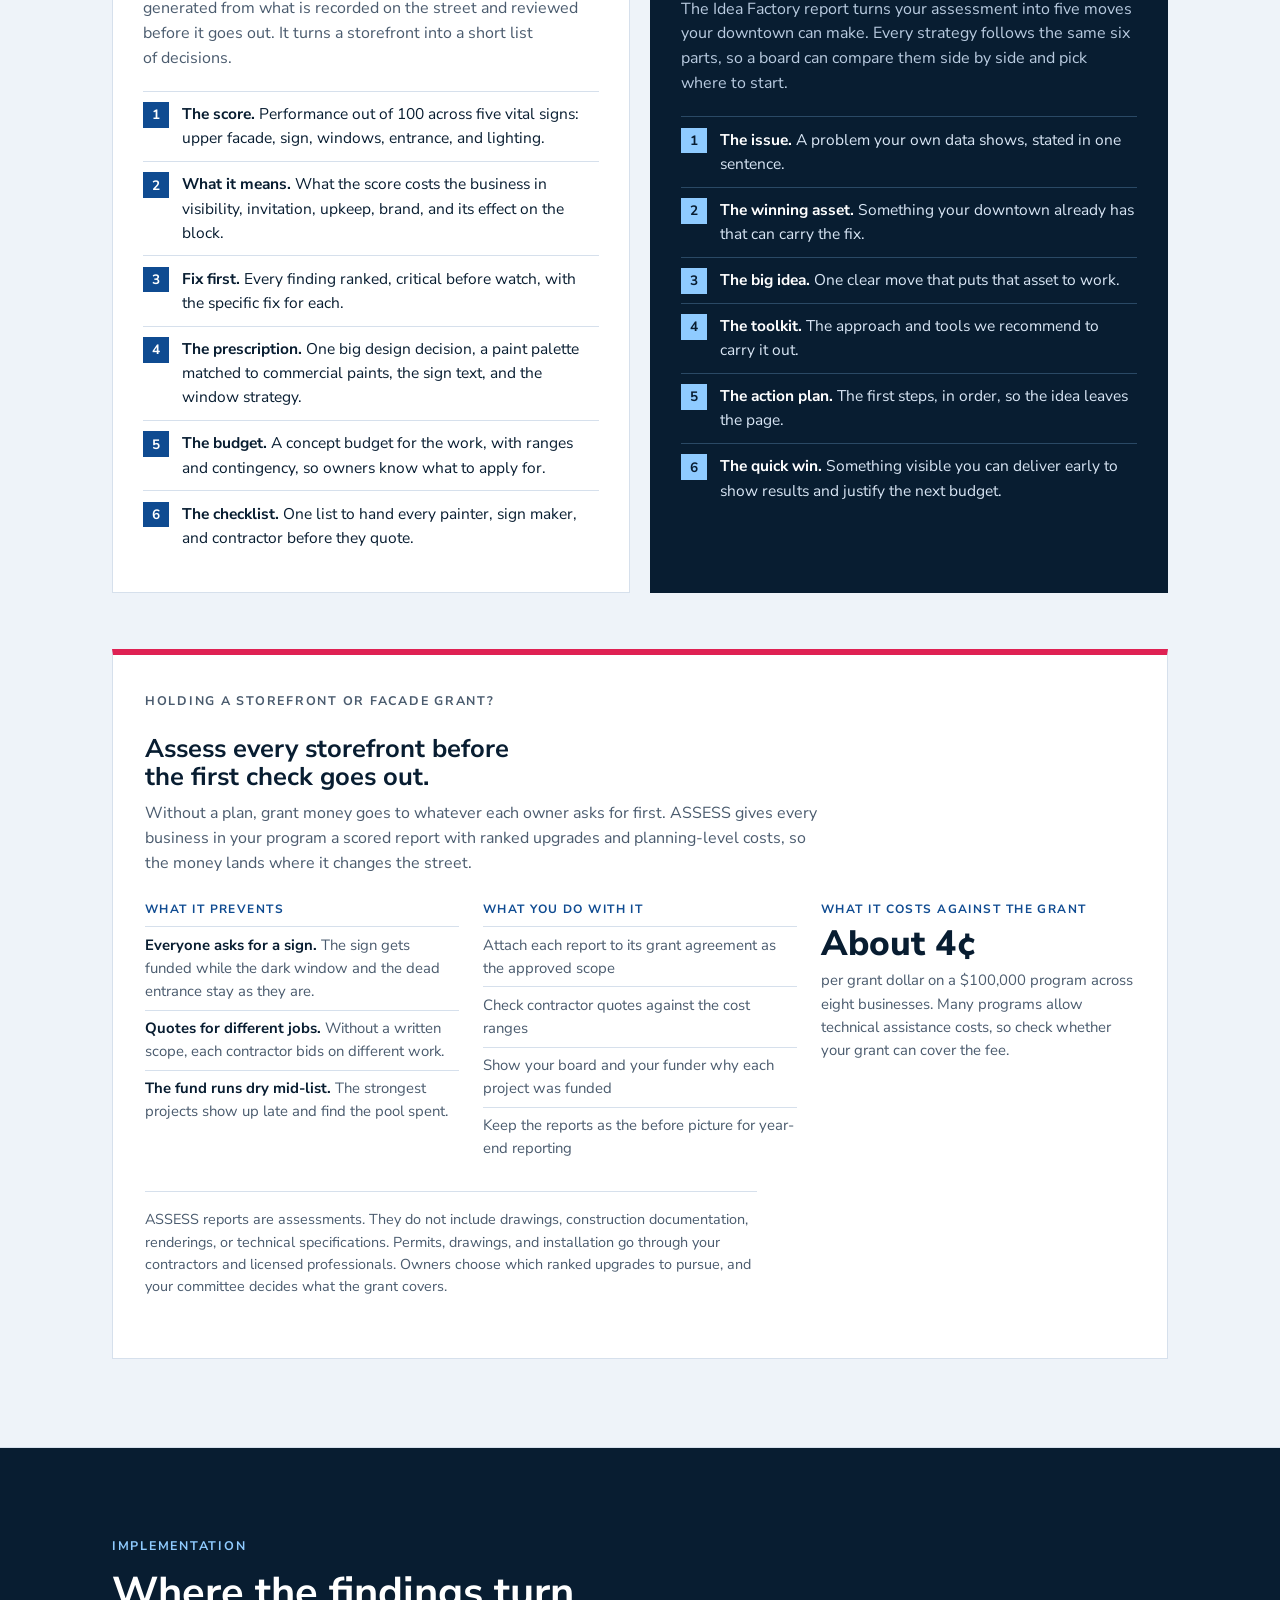
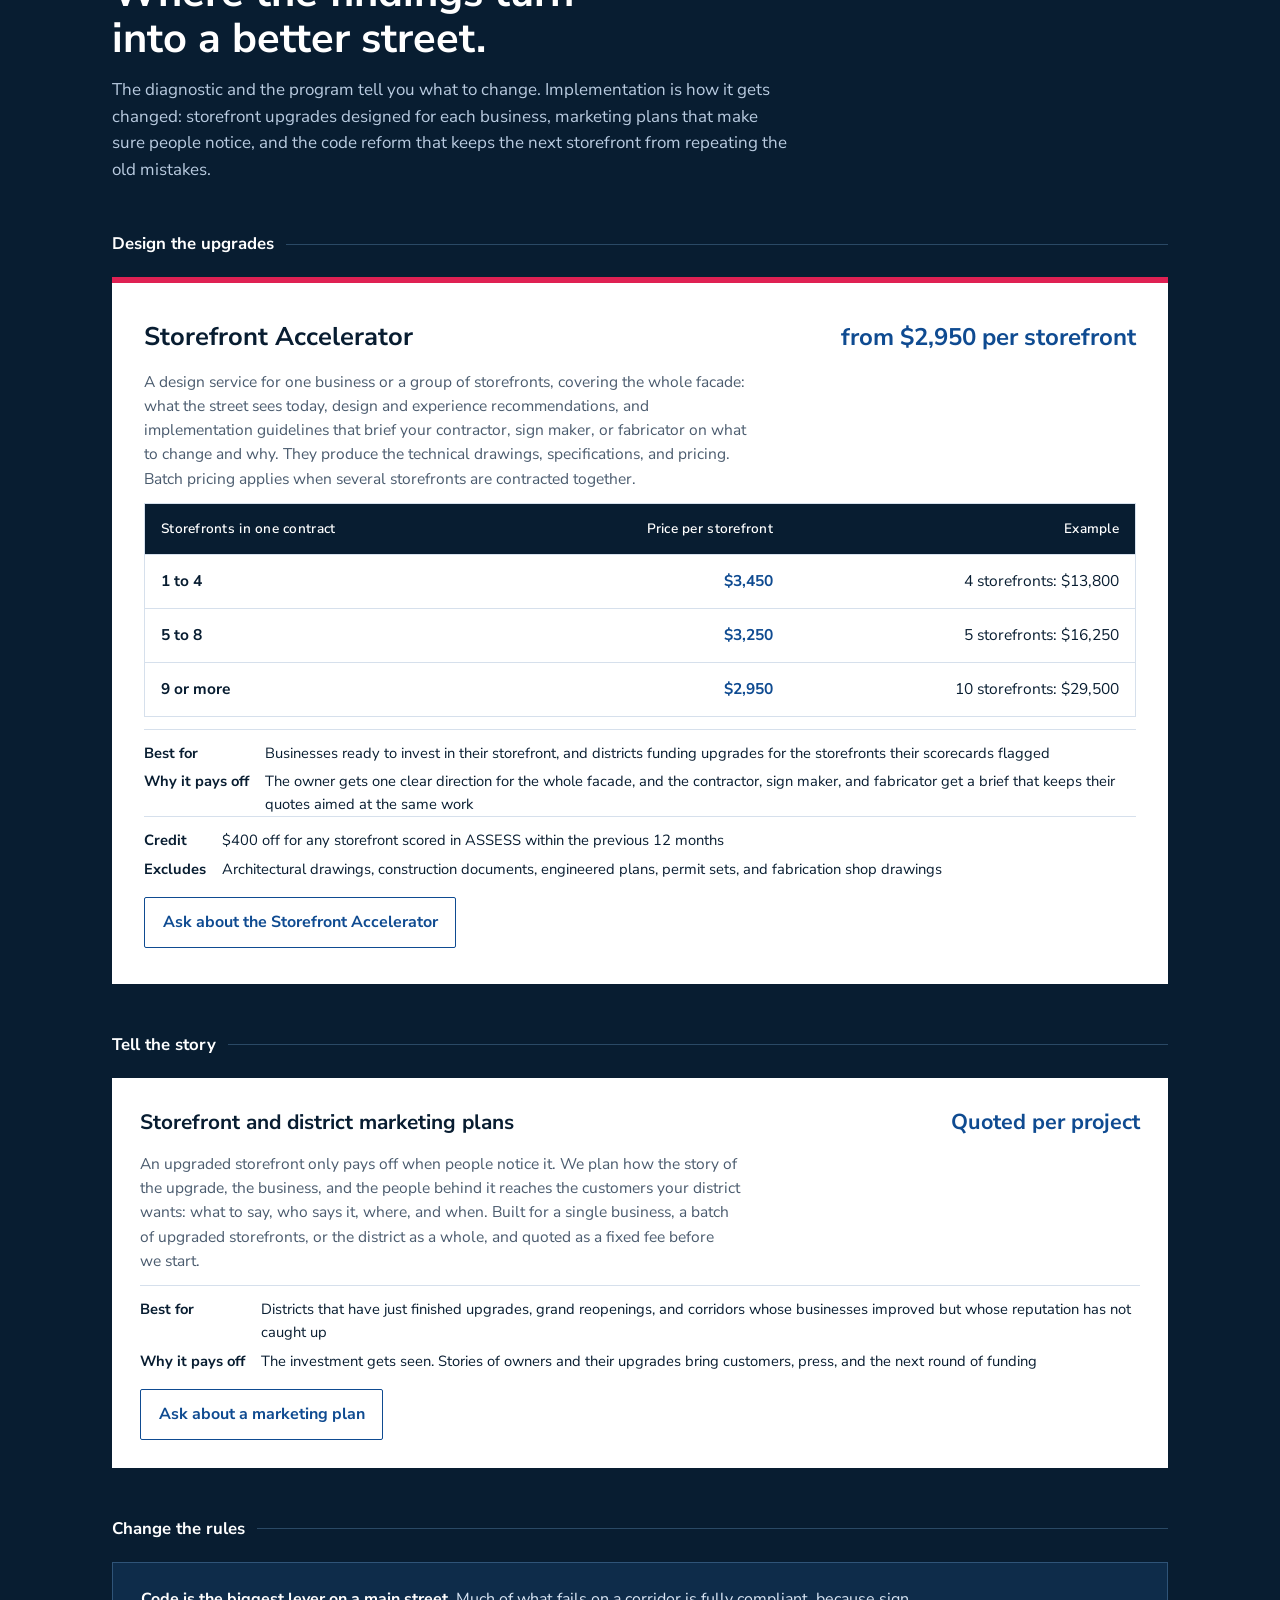
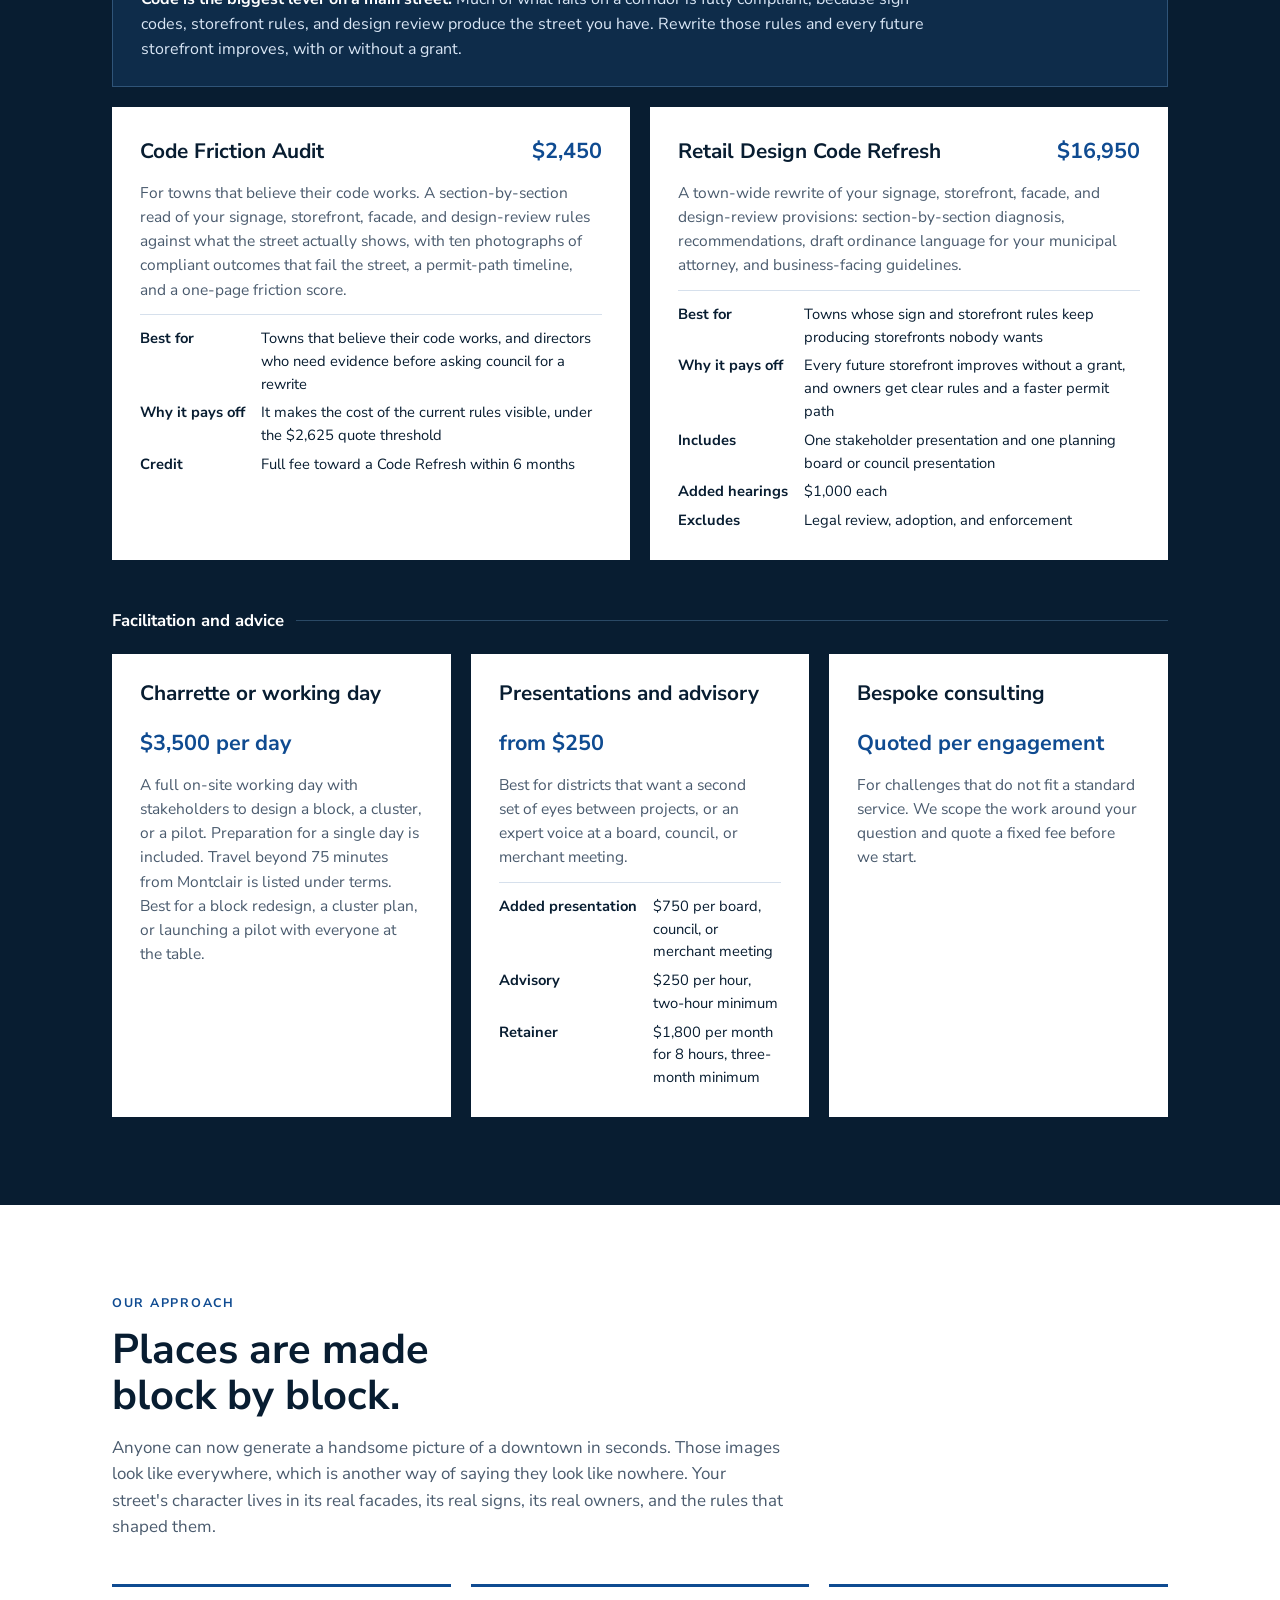
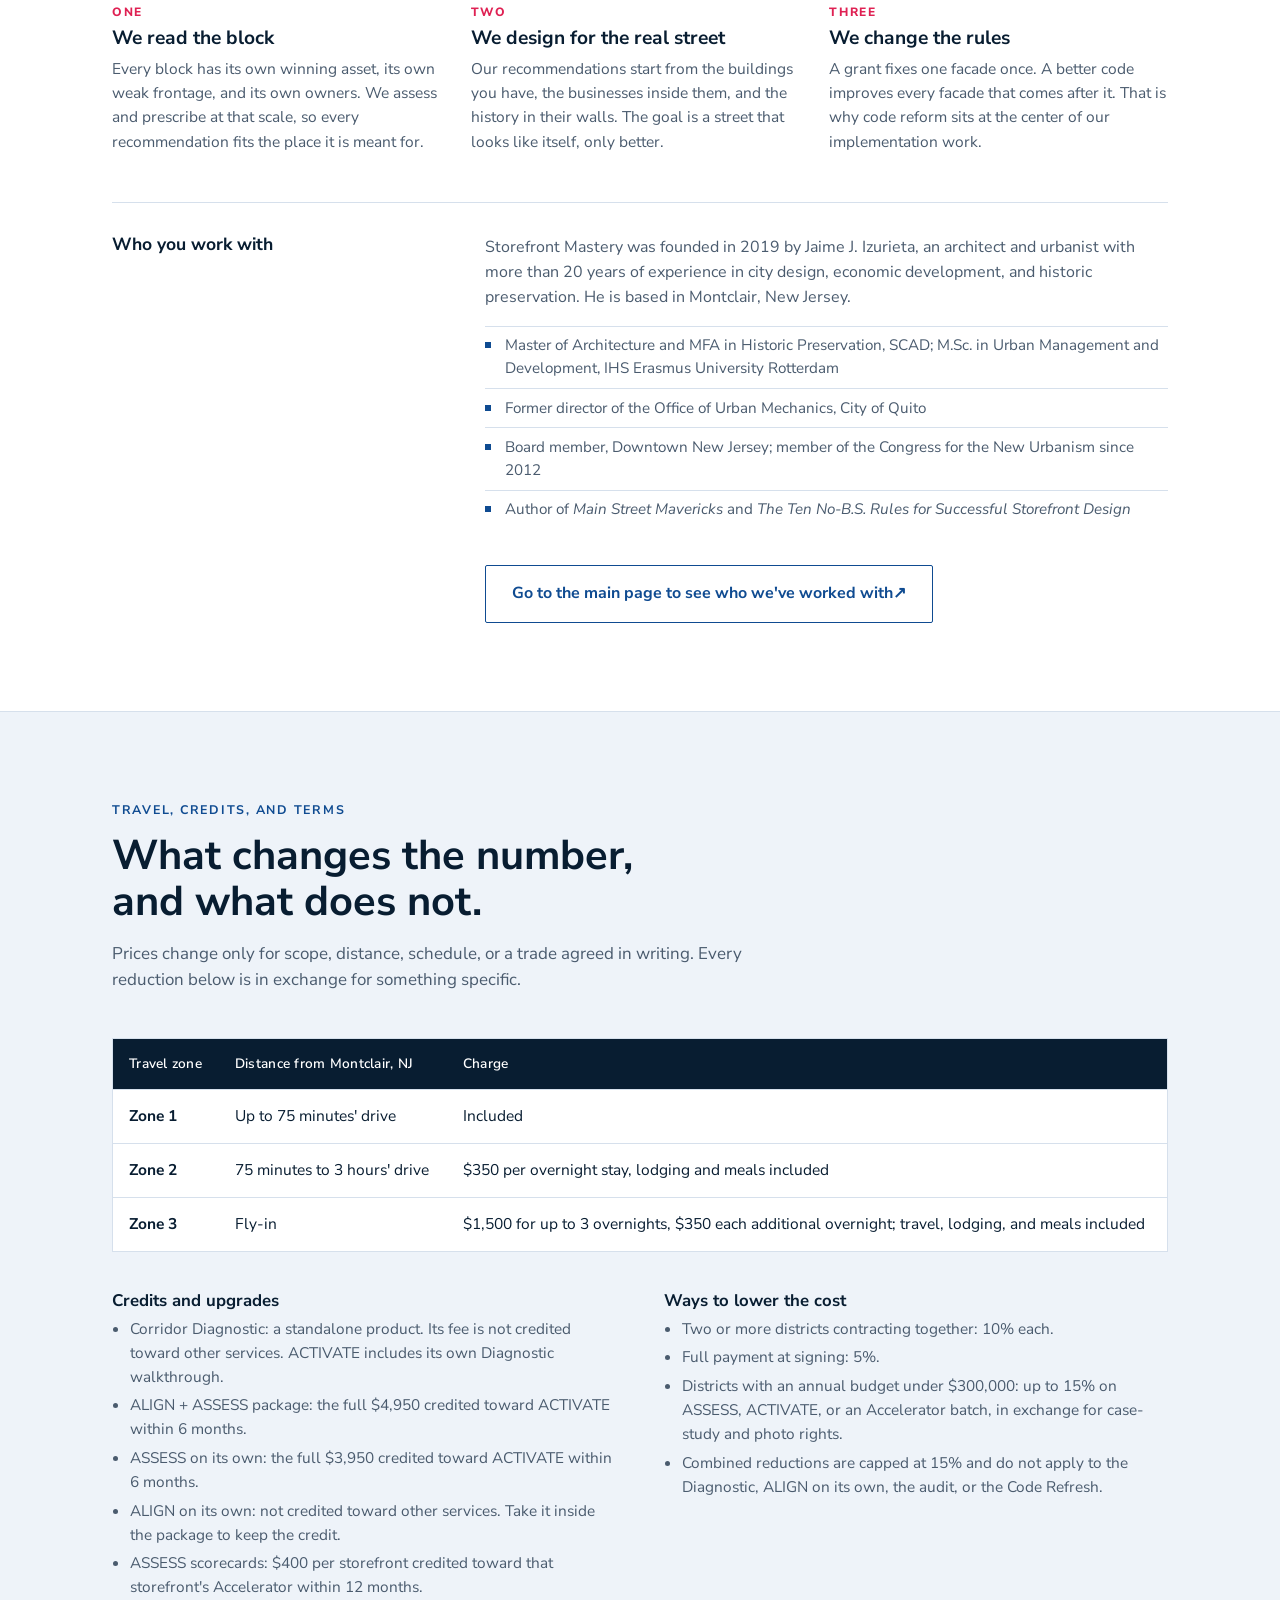
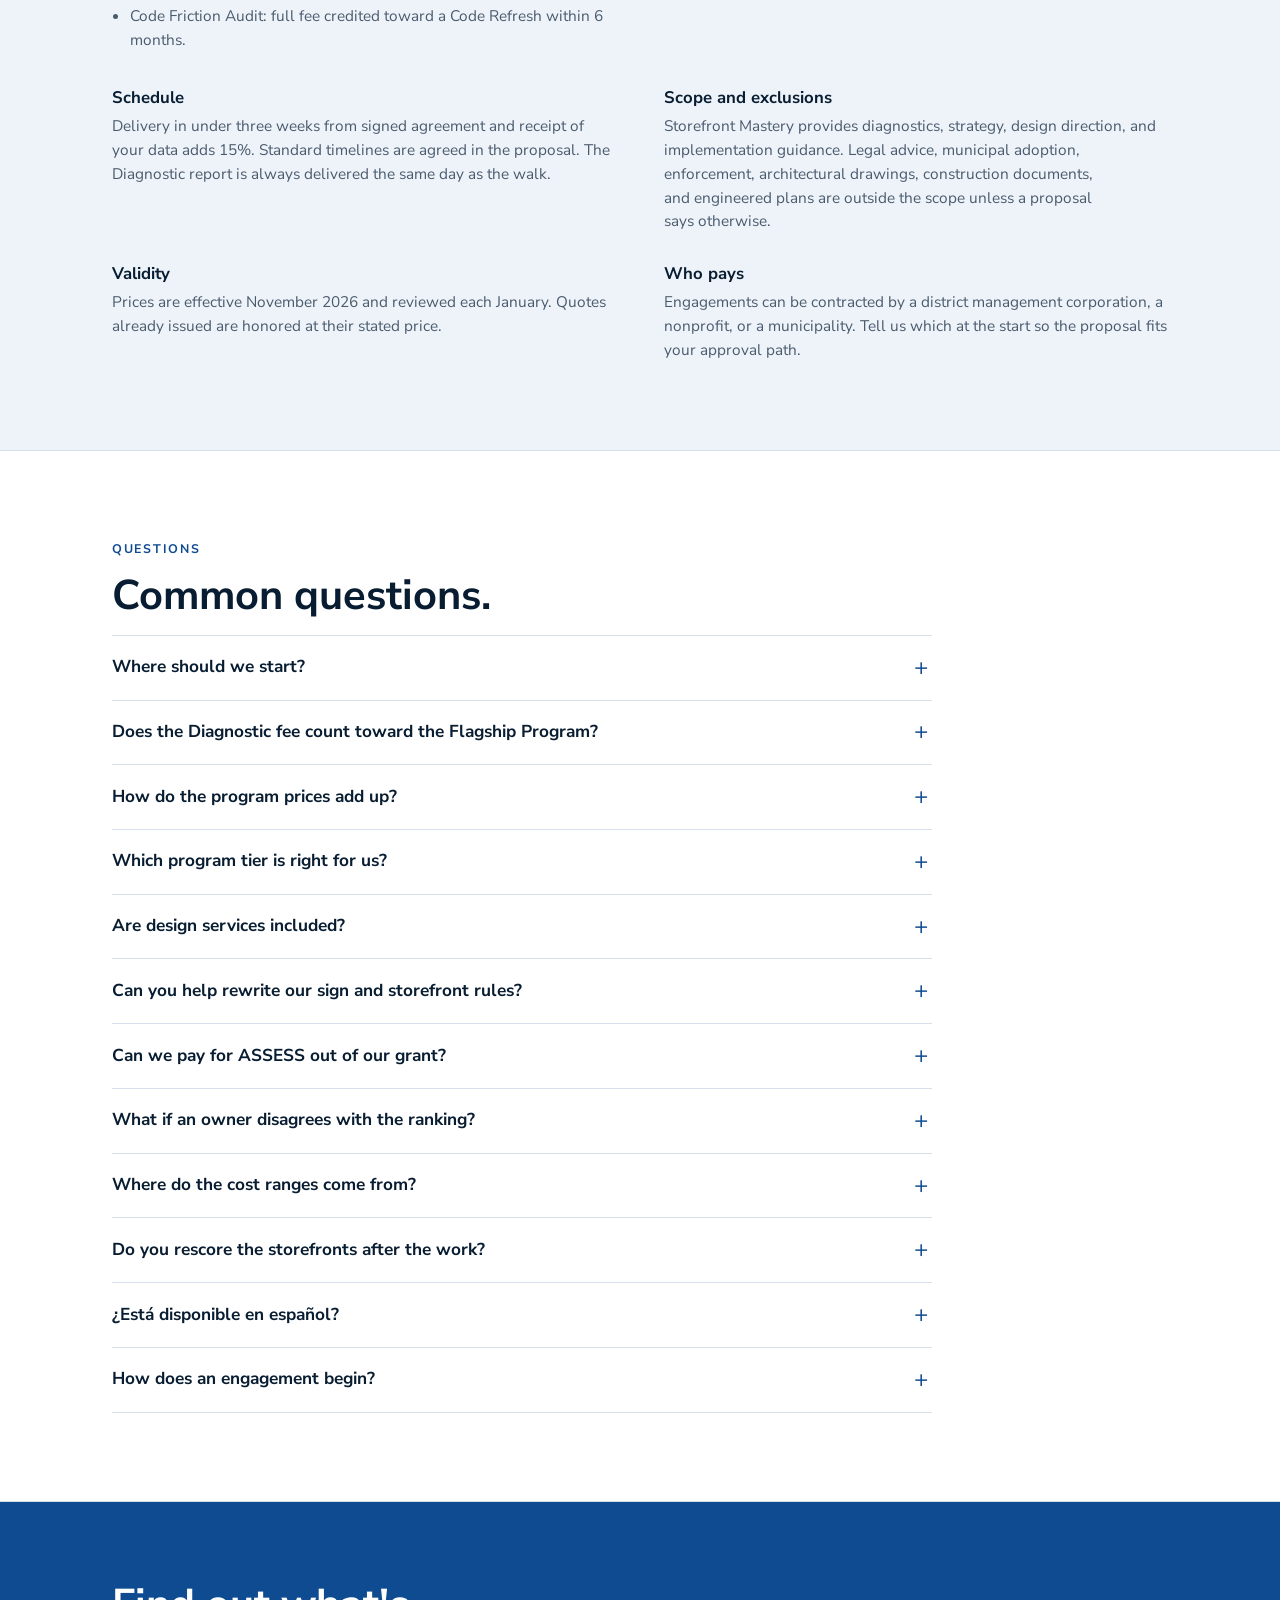
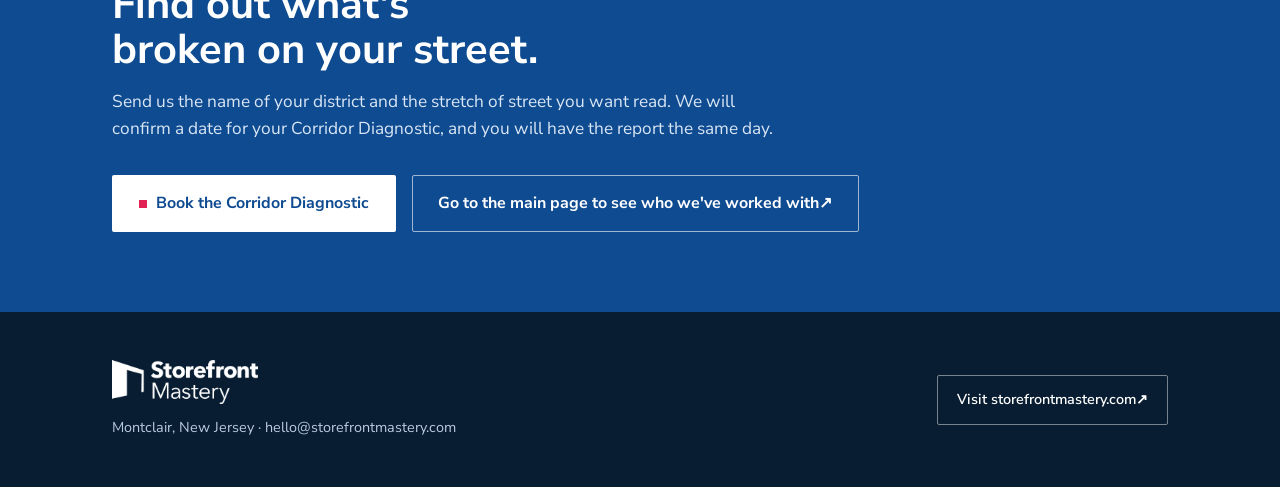
<file: facadegrants.html>
<!DOCTYPE html>
<html lang="en">
<head>
<meta charset="UTF-8">
<title>Storefront grants | Storefront Mastery</title>
<meta name="robots" content="noindex">
<link rel="canonical" href="https://pricing.storefrontmastery.com/#grants">
<meta http-equiv="refresh" content="0; url=/#grants">
<script>location.replace('/#grants');</script>
</head>
<body>
<p>This offer now lives on our pricing page. <a href="/#grants">Continue to storefront grant assessments</a>.</p>
</body>
</html>
</file>
